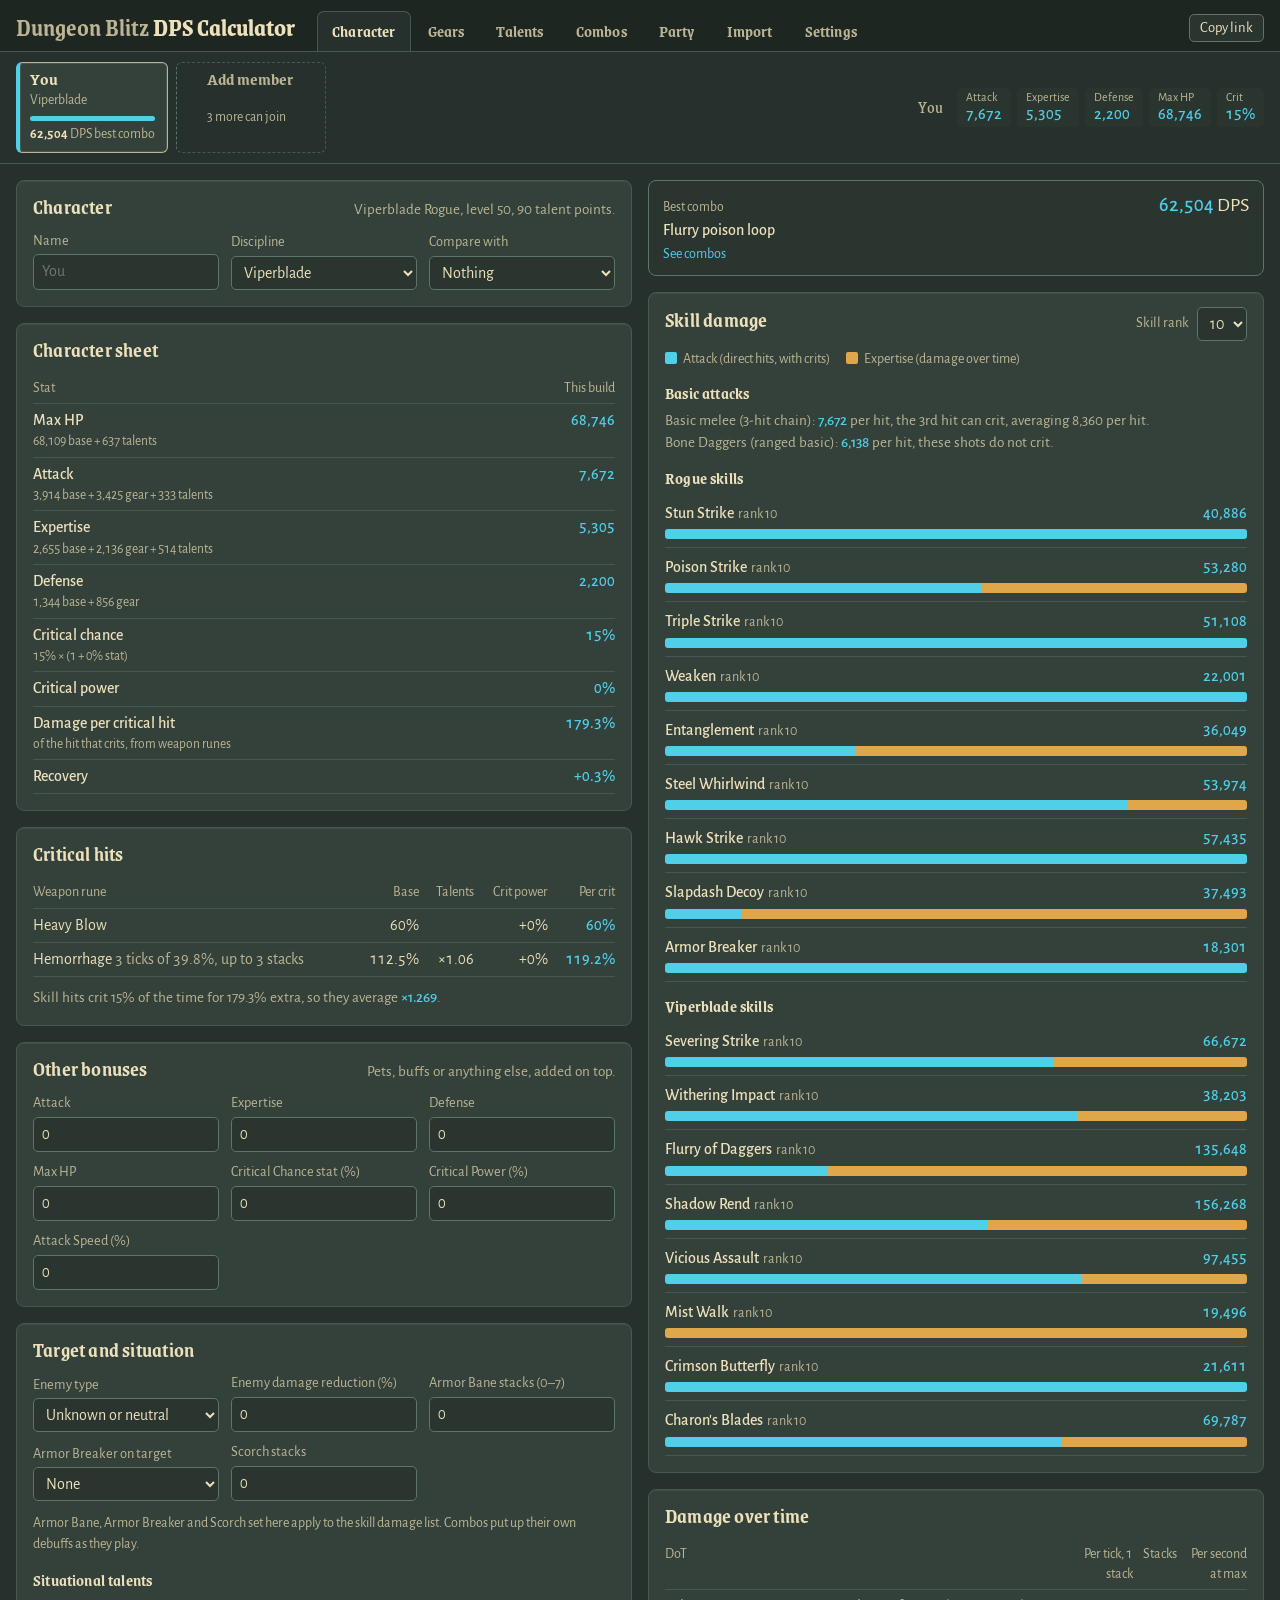
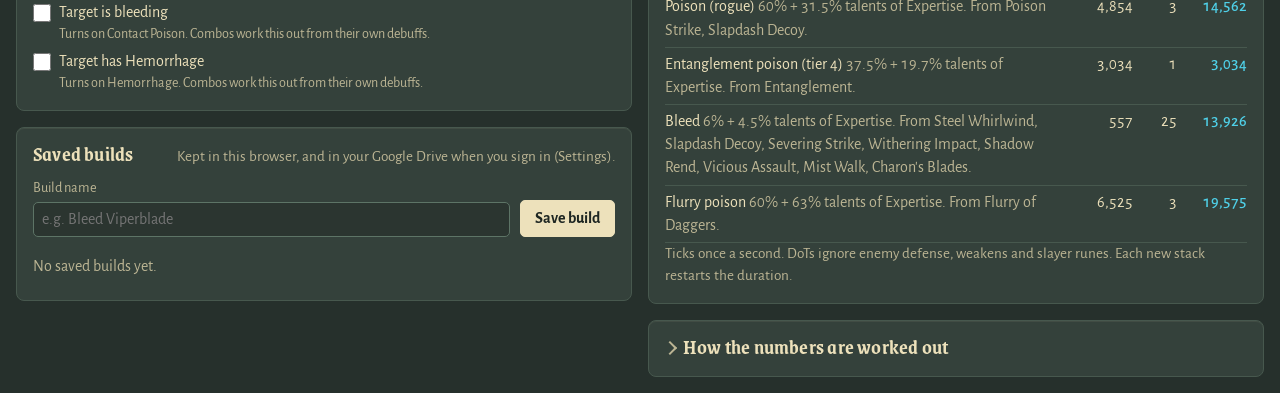
<file: index.html>
<!DOCTYPE html>
<html lang="en">
<head>
	<meta charset="utf-8">
	<meta name="viewport" content="width=device-width, initial-scale=1, viewport-fit=cover">
	<title>Dungeon Blitz DPS Calculator</title>
	<meta name="description" content="Dungeon Blitz DPS Calculator: plan level 50 builds with talents, gear, runes and charms, import your gear and your damage meter runs from the game, and work out solo and party combo DPS.">
	<link rel="shortcut icon" href="favicon.ico">
	<link rel="preconnect" href="https://fonts.googleapis.com">
	<link rel="preconnect" href="https://fonts.gstatic.com" crossorigin>
	<link rel="stylesheet" href="https://fonts.googleapis.com/css2?family=Alegreya+Sans:ital,wght@0,400;0,500;0,700;1,400&family=Grenze:wght@600;700&display=swap">
	<link rel="stylesheet" href="app/app.css?v=8">
	<script>
		// Pop-out combo window: style it before first paint.
		if (/[?&]view=combos(&|$)/.test(location.search)) document.documentElement.className += " popout";
	</script>
	<script src="talents/js/talent-data.js?v=61"></script>
	<script src="talents/js/mage-data.js?v=3"></script>
	<script src="talents/js/viperblade-data.js?v=3"></script>
	<script src="talents/js/soulthief-data.js?v=3"></script>
	<script src="talents/js/sentinel-data.js?v=2"></script>
	<script src="talents/js/justicar-data.js?v=2"></script>
	<script src="talents/js/templar-data.js?v=2"></script>
	<script src="app/data/game-data.js?v=4"></script>
	<script src="app/combos.js?v=2"></script>
	<script src="app/engine.js?v=10"></script>
	<script src="app/library.js?v=4"></script>
	<script src="app/meter.js?v=2"></script>
	<script src="app/drive.js?v=2" defer></script>
	<script src="app/app.js?v=10" defer></script>
</head>
<body>
	<header class="appbar">
		<div class="appbar-inner">
			<a class="brand" href="./"><span class="brand-game">Dungeon Blitz</span> DPS Calculator</a>
			<nav class="tabbar" role="tablist" aria-label="Sections">
				<button type="button" role="tab" id="tab-character" aria-controls="panel-character" data-tab="character">Character</button>
				<button type="button" role="tab" id="tab-gears" aria-controls="panel-gears" data-tab="gears">Gears</button>
				<button type="button" role="tab" id="tab-talents" aria-controls="panel-talents" data-tab="talents">Talents</button>
				<button type="button" role="tab" id="tab-combos" aria-controls="panel-combos" data-tab="combos">Combos</button>
				<button type="button" role="tab" id="tab-party" aria-controls="panel-party" data-tab="party">Party</button>
				<button type="button" role="tab" id="tab-import" aria-controls="panel-import" data-tab="import">Import</button>
				<button type="button" role="tab" id="tab-settings" aria-controls="panel-settings" data-tab="settings">Settings</button>
			</nav>
			<div class="appbar-tools">
				<button type="button" class="sync-chip" id="sync-chip" hidden></button>
				<button type="button" class="btn btn-small" id="copy-link">Copy link</button>
				<a class="btn btn-small popout-only" id="full-link" href="./">Full calculator</a>
			</div>
		</div>
		<div class="partybar" id="partybar" aria-label="Party"></div>
		<span class="toast" id="toast" role="status" aria-live="polite"></span>
	</header>

	<main class="page">
		<!-- Character: who this is and what the numbers come to -->
		<section class="tabpanel" id="panel-character" role="tabpanel" aria-labelledby="tab-character">
			<div class="cols">
				<div class="col">
					<section class="panel char-head" aria-labelledby="char-title">
						<div class="panel-head">
							<h2 id="char-title">Character</h2>
							<p class="panel-note" id="sheet-sub"></p>
						</div>
						<div class="field-grid" id="char-fields"></div>
					</section>

					<section class="panel" aria-labelledby="stats-title">
						<div class="panel-head">
							<h2 id="stats-title">Character sheet</h2>
						</div>
						<table class="stat-table" id="stat-table"></table>
					</section>

					<section class="panel" aria-labelledby="crit-title">
						<div class="panel-head">
							<h2 id="crit-title">Critical hits</h2>
						</div>
						<div id="crit-body"></div>
					</section>

					<section class="panel" aria-labelledby="extra-title">
						<div class="panel-head">
							<h2 id="extra-title">Other bonuses</h2>
							<p class="panel-note">Pets, buffs or anything else, added on top.</p>
						</div>
						<div class="field-grid" id="extra-fields"></div>
					</section>

					<section class="panel" aria-labelledby="target-title">
						<div class="panel-head">
							<h2 id="target-title">Target and situation</h2>
						</div>
						<div class="field-grid" id="target-fields"></div>
						<p class="panel-note target-note">Armor Bane, Armor Breaker and Scorch set here apply to the skill damage list. Combos put up their own debuffs as they play.</p>
						<div class="situations" id="situations"></div>
					</section>

					<section class="panel" aria-labelledby="builds-title">
						<div class="panel-head">
							<h2 id="builds-title">Saved builds</h2>
							<p class="panel-note">Kept in this browser, and in your Google Drive when you sign in (Settings).</p>
						</div>
						<form class="save-form" id="save-form">
							<label class="field">
								<span class="field-label">Build name</span>
								<input type="text" id="save-name" maxlength="60" autocomplete="off" placeholder="e.g. Bleed Viperblade">
							</label>
							<button type="submit" class="btn btn-primary">Save build</button>
						</form>
						<ul class="build-list" id="build-list"></ul>
					</section>
				</div>

				<div class="col">
					<button type="button" class="best-combo" id="best-combo"></button>

					<section class="panel" aria-labelledby="skills-title">
						<div class="panel-head">
							<h2 id="skills-title">Skill damage</h2>
							<label class="field field-inline">
								<span class="field-label">Skill rank</span>
								<select id="skill-rank"></select>
							</label>
						</div>
						<div class="legend" aria-hidden="true">
							<span><i class="swatch swatch-direct"></i>Attack (direct hits, with crits)</span>
							<span><i class="swatch swatch-dot"></i>Expertise (damage over time)</span>
						</div>
						<div id="skills-body"></div>
					</section>

					<section class="panel" aria-labelledby="dots-title">
						<div class="panel-head">
							<h2 id="dots-title">Damage over time</h2>
						</div>
						<div id="dots-body"></div>
					</section>

					<section class="panel" aria-labelledby="method-title">
						<details class="disclosure">
							<summary><h2 id="method-title">How the numbers are worked out</h2></summary>
							<div class="method" id="method"></div>
						</details>
					</section>
				</div>
			</div>
		</section>

		<!-- Gears: what the character wears -->
		<section class="tabpanel" id="panel-gears" role="tabpanel" aria-labelledby="tab-gears" hidden>
			<section class="panel combo-check" id="gears-combo" aria-label="Imported combo with this gear"></section>
			<section class="panel" aria-labelledby="gear-title">
				<div class="panel-head">
					<h2 id="gear-title">Gear</h2>
					<div class="segmented" role="radiogroup" aria-label="How to enter gear Attack, Expertise and Defense">
						<button type="button" role="radio" data-gear-mode="pieces">From gear pieces</button>
						<button type="button" role="radio" data-gear-mode="totals">Enter totals</button>
					</div>
				</div>
				<p class="panel-note" id="gear-note"></p>
				<div class="gear-totals" id="gear-totals"></div>
				<div class="gear-grid" id="gear-grid"></div>
			</section>

			<div class="cols">
				<div class="col">
					<section class="panel" aria-labelledby="charms-title">
						<div class="panel-head">
							<h2 id="charms-title">Charms</h2>
							<p class="panel-note" id="charm-count"></p>
						</div>
						<div class="charm-list" id="charm-list"></div>
					</section>
				</div>
				<div class="col">
					<section class="panel inventory-panel" id="inventory-panel" aria-labelledby="inv-title">
						<div class="panel-head">
							<h2 id="inv-title">Scanned gear</h2>
							<div class="panel-tools" id="inv-tools"></div>
						</div>
						<div id="inventory-body"></div>
					</section>
				</div>
			</div>
		</section>

		<!-- Talents: the tree, and what it adds -->
		<section class="tabpanel" id="panel-talents" role="tabpanel" aria-labelledby="tab-talents" hidden>
			<section class="panel combo-check" id="talents-combo" aria-label="Imported combo with these talents"></section>
			<section class="panel talents-panel" aria-labelledby="talents-title">
				<div class="panel-head">
					<h2 id="talents-title">Talent tree</h2>
					<p class="panel-note">Socket talentstones here. Their bonuses flow into the character sheet and every combo.</p>
				</div>
				<div class="talents-frame-wrap">
					<iframe id="talents-frame" title="Talent calculator"></iframe>
				</div>
			</section>
			<div class="cols">
				<div class="col">
					<section class="panel" aria-labelledby="inflow-title">
						<div class="panel-head">
							<h2 id="inflow-title">What your talents add</h2>
							<p class="panel-note" id="inflow-sub"></p>
						</div>
						<div id="talent-inflow"></div>
					</section>
				</div>
				<div class="col">
					<section class="panel" aria-labelledby="talent-import-title">
						<div class="panel-head">
							<h2 id="talent-import-title">Bring in talents</h2>
						</div>
						<div id="talent-import"></div>
					</section>
					<section class="panel" aria-labelledby="talent-fx-title">
						<div class="panel-head">
							<h2 id="talent-fx-title">Talentstones socketed</h2>
						</div>
						<div id="talent-fx"></div>
					</section>
				</div>
			</div>
		</section>

		<!-- Combos: one character's loop, or the whole party at once -->
		<section class="tabpanel" id="panel-combos" role="tabpanel" aria-labelledby="tab-combos" hidden>
			<div class="combos-bar">
				<div class="segmented combo-scope" role="radiogroup" aria-label="Whose combo">
					<button type="button" role="radio" data-combo-scope="character">Character</button>
					<button type="button" role="radio" data-combo-scope="party">Party</button>
					<button type="button" role="radio" data-combo-scope="meter">DPS meter</button>
				</div>
				<div class="combos-bar-tools" id="combos-tools"></div>
			</div>

			<div id="combos-character">
				<section class="panel combo-window" aria-labelledby="combo-title">
					<div class="panel-head">
						<h2 id="combo-title">Combo DPS</h2>
					</div>
					<p class="panel-note" id="combo-intro"></p>
					<div class="combo-list" id="combo-list" role="radiogroup" aria-label="Combos"></div>
					<div class="combo-detail" id="combo-detail"></div>
				</section>

				<section class="panel" aria-labelledby="builder-title">
					<div class="panel-head">
						<h2 id="builder-title">Build your combo</h2>
						<p class="panel-note">Click skills in the order you cast them. It shows up in the list above as “Your combo”.</p>
					</div>
					<div id="combo-builder"></div>
				</section>
			</div>

			<div id="combos-meter" hidden>
				<section class="panel meter-panel" id="meter-panel" aria-labelledby="runs-title">
					<div class="panel-head">
						<h2 id="runs-title">Runs from the DPS meter</h2>
						<div class="panel-tools" id="runs-tools"></div>
					</div>
					<p class="panel-note">Fights exported from DB DPS Launcher. For each one the calculator finds the 5, 10 and 20 seconds of casting that did the most damage. Every hit and DoT tick counts for the cast that caused it, as the meter counts them, so a DoT's later ticks stay with the cast that put it up.</p>
					<div id="runs-body"></div>
					<input type="file" id="meter-file" accept=".json,application/json" multiple hidden>
				</section>
				<section class="panel combo-window" id="window-panel" aria-labelledby="window-title" hidden>
					<div class="panel-head">
						<div>
							<h2 id="window-title">Best rotation</h2>
							<p class="panel-note" id="window-sub"></p>
						</div>
						<div class="panel-tools" id="window-tools"></div>
					</div>
					<div id="window-body"></div>
				</section>
			</div>

			<div id="combos-party" hidden>
				<section class="panel combo-window" aria-labelledby="party-dps-title">
					<div class="panel-head">
						<h2 id="party-dps-title">Party DPS</h2>
						<p class="panel-note" id="party-dps-sub"></p>
					</div>
					<div id="party-summary"></div>
				</section>
				<section class="panel" aria-labelledby="lanes-title">
					<div class="panel-head">
						<h2 id="lanes-title">Everyone's combo</h2>
						<p class="panel-note">Each member loops their own combo against the same target. Debuffs anyone puts on it raise everyone's damage.</p>
					</div>
					<div id="party-lanes"></div>
				</section>
			</div>
		</section>

		<!-- Party: you and up to three others -->
		<section class="tabpanel" id="panel-party" role="tabpanel" aria-labelledby="tab-party" hidden>
			<section class="panel" aria-labelledby="members-title">
				<div class="panel-head">
					<h2 id="members-title">Party members</h2>
					<p class="panel-note">You and up to three others. Pick a member in the bar at the top to edit their character, gear and talents.</p>
				</div>
				<div class="member-grid" id="party-members"></div>
			</section>
			<div class="cols">
				<div class="col">
					<section class="panel" aria-labelledby="add-title">
						<div class="panel-head">
							<h2 id="add-title">Add a member</h2>
						</div>
						<div id="party-add"></div>
					</section>
				</div>
				<div class="col">
					<section class="panel" aria-labelledby="enemy-title">
						<div class="panel-head">
							<h2 id="enemy-title">The party's target</h2>
						</div>
						<div class="field-grid" id="party-enemy"></div>
					</section>
					<section class="panel" aria-labelledby="synergy-title">
						<div class="panel-head">
							<h2 id="synergy-title">What each member brings</h2>
						</div>
						<div id="party-synergy"></div>
					</section>
				</div>
			</div>
		</section>

		<!-- Import: up to four scans from the game -->
		<section class="tabpanel" id="panel-import" role="tabpanel" aria-labelledby="tab-import" hidden>
			<section class="panel" aria-labelledby="loads-title">
				<div class="panel-head">
					<h2 id="loads-title">Loads</h2>
					<div class="panel-tools" id="loads-tools"></div>
				</div>
				<p class="panel-note" id="loads-note"></p>
				<div class="load-grid" id="loads"></div>
				<div id="loads-extra"></div>
				<input type="file" id="load-file" accept=".json,application/json" hidden>
			</section>
		</section>

		<!-- Settings: account, backups, this browser -->
		<section class="tabpanel" id="panel-settings" role="tabpanel" aria-labelledby="tab-settings" hidden>
			<div class="cols">
				<div class="col">
					<section class="panel" aria-labelledby="drive-title">
						<div class="panel-head">
							<h2 id="drive-title">Google Drive</h2>
						</div>
						<div id="drive-settings"></div>
					</section>
				</div>
				<div class="col">
					<section class="panel" aria-labelledby="file-title">
						<div class="panel-head">
							<h2 id="file-title">Backup file</h2>
						</div>
						<div id="file-settings"></div>
						<input type="file" id="backup-file" accept=".json,application/json" hidden>
					</section>
					<section class="panel" aria-labelledby="browser-title">
						<div class="panel-head">
							<h2 id="browser-title">This browser</h2>
						</div>
						<div id="browser-settings"></div>
					</section>
				</div>
			</div>
		</section>
	</main>
</body>
</html>
</file>
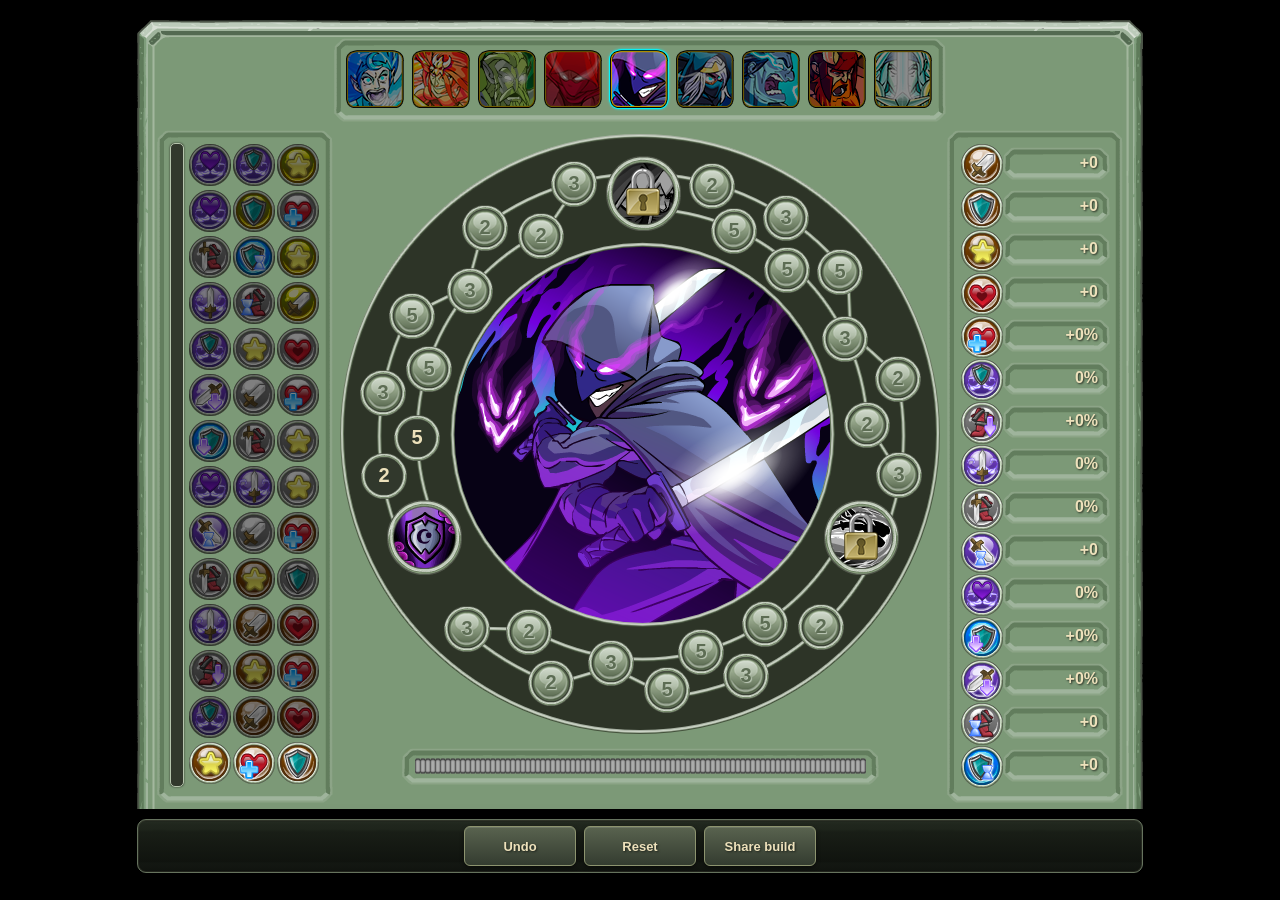
<file: talents/index.html>
<!DOCTYPE html>
<html lang="en_US">
<head>
	<meta http-equiv="Content-Type" content="text/html; charset=utf-8">
	<meta name="viewport" content="width=device-width, initial-scale=1, viewport-fit=cover">
	<title>Dungeon Blitz Talent Calculator</title>
	<link rel="stylesheet" href="main.css?v=54" type="text/css">
	<link rel="stylesheet" href="responsive.css?v=1" type="text/css">
	<link rel="shortcut icon" href="favicon.ico">
	<script type="text/javascript">
		var json_version = 54;
	</script>
	<script src="js/jquery-1.10.2.min.js"></script>
	<script src="js/talent-data.js?v=61"></script>
	<script src="js/mage-data.js?v=3"></script>
	<script src="js/viperblade-data.js?v=3"></script>
	<script src="js/soulthief-data.js?v=3"></script>
	<script src="js/sentinel-data.js?v=2"></script>
	<script src="js/justicar-data.js?v=2"></script>
	<script src="js/templar-data.js?v=2"></script>
	<script src="js/talentcalc.js?v=59"></script>
	<script src="js/all-disciplines.js?v=4"></script>
	<script src="js/responsive.js?v=1" defer></script>
	<script src="js/embed.js?v=2"></script>
</head>
<body>
	<div class="calculator-stage" id="calculator_stage">
		<div class="calculator-shell" id="calculator_shell">
			<div class="content-header">
				<div class="header">
					<div class="dsc-nav">
						<div class="dsc-select dsc1" dsc_id="0"><div class="dsc-tip">Mage<br>Frostbringer</div></div>
						<div class="dsc-select dsc2" dsc_id="1"><div class="dsc-tip">Mage<br>Flameseer</div></div>
						<div class="dsc-select dsc3" dsc_id="2"><div class="dsc-tip">Mage<br>Necromancer</div></div>
						<div class="dsc-select dsc4 default" dsc_id="3"><div class="dsc-tip">Rogue<br>Viperblade</div></div>
						<div class="dsc-select dsc5" dsc_id="4"><div class="dsc-tip">Rogue<br>Shadowstalker</div></div>
						<div class="dsc-select dsc6" dsc_id="5"><div class="dsc-tip">Rogue<br>Soulthief</div></div>
						<div class="dsc-select dsc7" dsc_id="6"><div class="dsc-tip">Paladin<br>Sentinel</div></div>
						<div class="dsc-select dsc8" dsc_id="7"><div class="dsc-tip">Paladin<br>Justicar</div></div>
						<div class="dsc-select dsc9" dsc_id="8"><div class="dsc-tip">Paladin<br>Templar</div></div>
					</div>
				</div>
			</div>

			<div class="loading-holder"><div class="loading">Loading...</div></div>

			<div class="content-body">
				<div class="tree-content">
					<div class="panel-left">
						<div class="tree-panel-left">
							<div class="talent-exp-holder">
								<div class="talent-exp"></div>
							</div>
							<div class="talent-select-wrap"></div>
						</div>
					</div>

					<div class="panel-right">
						<div class="tree-panel-right"></div>
					</div>

					<div class="talent-tree-wrap">
						<div class="discipline"></div>
						<div class="talent-tree"></div>
					</div>

					<div class="talent-points-holder">
						<div class="talent-points-wrap">
							<div class="talent-points">
								<div class="talent-points-inactive">
									<div class="talent-points-trained"></div>
								</div>
							</div>
						</div>
					</div>
				</div>
			</div>
		</div>
	</div>

	<div class="calculator-actions" role="toolbar" aria-label="Build actions">
		<div class="calculator-actions-inner">
			<button type="button" class="calculator-action" id="undo_button">Undo</button>
			<button type="button" class="calculator-action" id="reset_button">Reset</button>
			<a class="calculator-action" href="#" id="link_button" role="button">Share build</a>
			<span class="share-status" id="share_status" aria-live="polite"></span>
		</div>
	</div>

	<div class="talent-tree-tip hidden"></div>
</body>
</html>
</file>
<file: app/app.css>
/* Dungeon Blitz DPS Calculator
   Palette from the game's own UI: mossy stone panels, parchment tooltip text,
   rune-cyan values. Pale cyan marks crit damage, amber marks Expertise-driven
   damage (DoTs), violet marks debuffs on the target, rose marks losses. */
:root {
	--slate: #26302c;
	--slate-deep: #1e2622;
	--stone: #34413b;
	--stone-inset: #2b3530;
	--moss: #5d7466;
	--moss-soft: #47584e;
	--parchment: #ede1bb;
	--parchment-dim: #bcb594;
	--rune: #4fd0e8;
	--amber: #e0a64a;
	--rose: #e5646a;
	--rune-pale: #a9e9f4;
	--violet: #a990e0;
	/* One colour per party member: frames, lanes, damage bars. */
	--m0: #4fd0e8;
	--m1: #9ad96b;
	--m2: #f28fb5;
	--m3: #8ea2ff;
	--m: var(--m0);
	--radius-panel: 8px;
	--radius-control: 5px;
	--font-display: "Grenze", "Palatino Linotype", Georgia, serif;
	--font-body: "Alegreya Sans", "Segoe UI", system-ui, sans-serif;
}

* { box-sizing: border-box; }

html { -webkit-text-size-adjust: 100%; }

body {
	margin: 0;
	background: var(--slate);
	color: var(--parchment);
	font-family: var(--font-body);
	font-size: 16px;
	line-height: 1.45;
}

h1, h2, h3 {
	font-family: var(--font-display);
	font-weight: 600;
	margin: 0;
	letter-spacing: 0.01em;
}

h2 { font-size: 1.3rem; line-height: 1.2; }
h3 { font-size: 1.05rem; }

p { margin: 0; }

a { color: var(--rune); }

button, input, select { font: inherit; color: inherit; }

:focus-visible {
	outline: 2px solid var(--rune);
	outline-offset: 2px;
}

/* ---------- app bar: brand, sections ---------- */
.appbar {
	background: var(--slate-deep);
	border-bottom: 1px solid var(--moss-soft);
	position: relative;
}

.appbar-inner {
	max-width: 1320px;
	margin: 0 auto;
	padding: 10px 16px 0;
	display: flex;
	flex-wrap: wrap;
	align-items: flex-end;
	gap: 6px 22px;
}

.brand {
	font-family: var(--font-display);
	font-size: 1.55rem;
	font-weight: 700;
	line-height: 1.1;
	color: var(--parchment);
	text-decoration: none;
	padding-bottom: 10px;
}

.brand-game { color: var(--parchment-dim); font-weight: 600; }

/* The sections read like the stone tabs of the game's inventory window. */
.tabbar {
	display: flex;
	gap: 2px;
	margin-right: auto;
	overflow-x: auto;
	scrollbar-width: none;
	max-width: 100%;
}
.tabbar::-webkit-scrollbar { display: none; }

.tabbar [role=tab] {
	font-family: var(--font-display);
	font-size: 1.08rem;
	font-weight: 600;
	letter-spacing: 0.01em;
	color: var(--parchment-dim);
	background: transparent;
	border: 1px solid transparent;
	border-bottom: 0;
	border-radius: 7px 7px 0 0;
	padding: 7px 14px 8px;
	cursor: pointer;
	white-space: nowrap;
	position: relative;
	top: 1px;
}
.tabbar [role=tab]:hover { color: var(--parchment); }
.tabbar [role=tab][aria-selected="true"] {
	color: var(--parchment);
	background: var(--slate);
	border-color: var(--moss-soft);
}

.appbar-tools {
	display: flex;
	flex-wrap: wrap;
	align-items: center;
	gap: 8px 10px;
	padding-bottom: 9px;
}

.sync-chip {
	display: inline-flex;
	align-items: center;
	gap: 7px;
	background: var(--stone-inset);
	border: 1px solid var(--moss-soft);
	border-radius: 999px;
	padding: 3px 11px;
	font-size: 0.9rem;
	color: var(--parchment-dim);
	cursor: pointer;
}
.sync-chip[hidden] { display: none; }
.sync-dot { width: 8px; height: 8px; border-radius: 50%; background: var(--moss); }
.sync-chip.cloud-synced .sync-dot { background: #6fd39a; }
.sync-chip.cloud-syncing .sync-dot, .sync-chip.cloud-connecting .sync-dot { background: var(--amber); }
.sync-chip.cloud-expired .sync-dot, .sync-chip.cloud-error .sync-dot { background: var(--rose); }

.toast {
	position: fixed;
	left: 50%;
	bottom: 18px;
	transform: translateX(-50%);
	z-index: 30;
	max-width: min(560px, calc(100vw - 32px));
	background: var(--slate-deep);
	border: 1px solid var(--rune);
	color: var(--parchment);
	border-radius: 8px;
	padding: 8px 14px;
	font-size: 0.95rem;
	box-shadow: 0 6px 24px rgba(0, 0, 0, 0.35);
	opacity: 0;
	pointer-events: none;
	transition: opacity 0.2s;
}
.toast.on { opacity: 1; }

/* ---------- party bar: the game's party frames ---------- */
.m0 { --m: var(--m0); }
.m1 { --m: var(--m1); }
.m2 { --m: var(--m2); }
.m3 { --m: var(--m3); }

.partybar {
	background: var(--slate);
	border-top: 1px solid var(--moss-soft);
	display: flex;
	flex-wrap: wrap;
	justify-content: space-between;
	align-items: center;
	gap: 10px 20px;
	padding: 10px max(16px, calc((100vw - 1320px) / 2 + 16px));
}

.frames {
	display: flex;
	flex-wrap: wrap;
	gap: 8px;
}

.frame {
	display: grid;
	grid-template-columns: auto;
	gap: 1px;
	min-width: 150px;
	text-align: left;
	background: var(--stone-inset);
	border: 1px solid var(--moss-soft);
	border-left: 4px solid var(--m);
	border-radius: 6px;
	padding: 6px 12px 7px 10px;
	cursor: pointer;
	color: var(--parchment);
}
.frame:hover { border-color: var(--moss); border-left-color: var(--m); }
.frame.on {
	background: var(--stone);
	border-color: var(--parchment-dim);
	border-left-color: var(--m);
	box-shadow: inset 0 0 0 1px rgba(237, 225, 187, 0.12);
}
.frame-name { font-family: var(--font-display); font-size: 1.12rem; font-weight: 600; line-height: 1.15; }
.frame-disc { font-size: 0.86rem; color: var(--parchment-dim); }
.frame-bar {
	display: block;
	height: 5px;
	margin: 4px 0 3px;
	background: rgba(0, 0, 0, 0.35);
	border-radius: 3px;
	overflow: hidden;
}
.frame-bar i { display: block; height: 100%; background: var(--m); }
.frame-dps { font-size: 0.86rem; color: var(--parchment-dim); }
.frame-dps b { color: var(--parchment); font-weight: 600; font-variant-numeric: tabular-nums; }
.frame-add {
	border-style: dashed;
	border-left: 1px dashed var(--moss);
	background: transparent;
	justify-content: center;
}
.frame-add .frame-name { color: var(--parchment-dim); }

.quick {
	display: flex;
	flex-wrap: wrap;
	align-items: center;
	gap: 6px 14px;
}
.quick-who { font-family: var(--font-display); font-size: 1.05rem; color: var(--parchment-dim); }

.stat-pills {
	display: flex;
	flex-wrap: wrap;
	gap: 6px;
	margin: 0;
}
.stat-pills div {
	background: var(--stone-inset);
	border-radius: 5px;
	padding: 3px 9px 4px;
	line-height: 1.15;
}
.stat-pills dt { font-size: 0.75rem; color: var(--parchment-dim); }
.stat-pills dd { margin: 0; font-variant-numeric: tabular-nums; color: var(--rune); font-weight: 500; }

/* ---------- layout ---------- */
.page {
	max-width: 1320px;
	margin: 0 auto;
	padding: 16px;
}

.tabpanel { display: grid; grid-template-columns: minmax(0, 1fr); gap: 16px; }
.tabpanel[hidden] { display: none; }

.cols {
	display: grid;
	grid-template-columns: minmax(0, 1fr) minmax(0, 1fr);
	gap: 16px;
	align-items: start;
}
.col { display: grid; grid-template-columns: minmax(0, 1fr); gap: 16px; min-width: 0; }

/* ---------- panels ---------- */
.panel {
	background: var(--stone);
	border: 1px solid var(--moss-soft);
	border-radius: var(--radius-panel);
	box-shadow: inset 0 1px 0 rgba(237, 225, 187, 0.07);
	padding: 14px 16px 16px;
	min-width: 0;
}

.panel-head {
	display: flex;
	flex-wrap: wrap;
	align-items: baseline;
	justify-content: space-between;
	gap: 6px 16px;
	margin-bottom: 10px;
}

.panel-note {
	color: var(--parchment-dim);
	font-size: 0.95rem;
}

.panel > .panel-note { margin: -4px 0 12px; }

/* ---------- talents ---------- */
.talents-panel { padding-bottom: 10px; }

.talents-frame-wrap {
	max-width: 1006px;
	margin: 0 auto;
}

#talents-frame {
	display: block;
	width: 100%;
	height: 760px;
	border: 0;
	border-radius: 6px;
	background: #000;
}

/* ---------- controls ---------- */
.field {
	display: flex;
	flex-direction: column;
	gap: 3px;
	min-width: 0;
}

.field-inline {
	flex-direction: row;
	align-items: center;
	gap: 8px;
}

.field-inline select { min-width: 0; flex: 0 1 auto; }

.field-label {
	color: var(--parchment-dim);
	font-size: 0.9rem;
}

select, input[type="number"], input[type="text"] {
	background: var(--stone-inset);
	border: 1px solid var(--moss);
	border-radius: var(--radius-control);
	padding: 5px 8px;
	min-height: 34px;
	min-width: 0;
	max-width: 100%;
}

select { padding-right: 6px; }

select:disabled, input:disabled { opacity: 0.5; }

input[type="number"] {
	font-variant-numeric: tabular-nums;
	width: 100%;
}

.btn {
	background: var(--stone-inset);
	border: 1px solid var(--moss);
	border-radius: var(--radius-control);
	padding: 6px 14px;
	min-height: 34px;
	cursor: pointer;
}

.btn:hover { border-color: var(--parchment-dim); }
.btn:disabled { opacity: 0.5; cursor: default; }
.btn:disabled:hover { border-color: var(--moss); }
a.btn { display: inline-flex; align-items: center; color: var(--parchment); text-decoration: none; }

.btn-primary {
	background: var(--parchment);
	border-color: var(--parchment);
	color: var(--slate-deep);
	font-weight: 700;
}

.btn-primary:hover { background: #fff3cf; }
.btn-primary:disabled:hover { background: var(--parchment); border-color: var(--parchment); }

.btn-small {
	min-height: 28px;
	padding: 2px 10px;
	font-size: 0.92rem;
}

.segmented {
	display: inline-flex;
	border: 1px solid var(--moss);
	border-radius: var(--radius-control);
	overflow: hidden;
}

.segmented button {
	background: var(--stone-inset);
	border: 0;
	padding: 5px 12px;
	cursor: pointer;
	color: var(--parchment-dim);
}

.segmented button + button { border-left: 1px solid var(--moss); }

.segmented button[aria-checked="true"] {
	background: var(--moss);
	color: var(--parchment);
}

.field-grid {
	display: grid;
	grid-template-columns: repeat(auto-fill, minmax(150px, 1fr));
	gap: 10px 12px;
	align-items: end;
}

/* ---------- gear ---------- */
.gear-totals {
	display: grid;
	grid-template-columns: repeat(3, minmax(0, 1fr));
	gap: 10px 12px;
	margin-bottom: 14px;
}

.gear-totals[hidden] { display: none; }

.gear-grid {
	display: grid;
	grid-template-columns: repeat(auto-fill, minmax(min(100%, 360px), 1fr));
	gap: 12px;
}

.slot {
	background: var(--stone-inset);
	border: 1px solid var(--moss-soft);
	border-radius: 6px;
	padding: 10px 12px 12px;
	display: grid;
	gap: 8px;
	min-width: 0;
}

.slot-head {
	display: flex;
	align-items: baseline;
	justify-content: space-between;
	gap: 8px;
	flex-wrap: wrap;
}

.slot-name {
	font-family: var(--font-display);
	font-size: 1.1rem;
}

.slot-stats {
	font-variant-numeric: tabular-nums;
	color: var(--parchment-dim);
	font-size: 0.92rem;
}

.slot-stats b { color: var(--rune); font-weight: 500; }
.slot-stats.scanned b { color: var(--rune-pale); }

/* A piece equipped from a scan: its name and the stats the game showed. */
.slot.has-scan { border-color: rgba(79, 208, 232, 0.45); }
.slot-item {
	display: flex;
	flex-wrap: wrap;
	align-items: baseline;
	gap: 2px 10px;
	margin-top: -4px;
	font-size: 0.92rem;
	min-width: 0;
}
.slot-item-name { font-weight: 700; overflow-wrap: anywhere; }
.slot-item-note { color: var(--parchment-dim); font-size: 0.85rem; }

.link-btn {
	background: none;
	border: 0;
	padding: 0;
	font: inherit;
	font-size: 0.85rem;
	color: var(--rune);
	text-decoration: underline;
	text-underline-offset: 2px;
	cursor: pointer;
}
.link-btn:hover { color: var(--rune-pale); }

.slot-fields {
	display: grid;
	grid-template-columns: repeat(2, minmax(0, 1fr));
	gap: 8px 10px;
}

.slot-fields select { width: 100%; }

/* ---------- charms ---------- */
.charm-list {
	display: grid;
	grid-template-columns: repeat(auto-fill, minmax(230px, 1fr));
	gap: 8px 14px;
}

.charm {
	display: grid;
	grid-template-columns: minmax(0, 1fr) auto;
	align-items: center;
	gap: 4px 10px;
	padding: 6px 0;
	border-bottom: 1px solid var(--moss-soft);
}

.charm-name { font-weight: 500; }

.charm-value {
	grid-column: 1;
	color: var(--parchment-dim);
	font-size: 0.9rem;
}

.stepper {
	grid-column: 2;
	grid-row: 1 / span 2;
	display: inline-flex;
	align-items: center;
	border: 1px solid var(--moss);
	border-radius: var(--radius-control);
	overflow: hidden;
}

.stepper button {
	width: 30px;
	min-height: 32px;
	background: var(--stone-inset);
	border: 0;
	cursor: pointer;
	font-size: 1.1rem;
	line-height: 1;
}

.stepper input {
	width: 44px;
	border: 0;
	border-left: 1px solid var(--moss);
	border-right: 1px solid var(--moss);
	border-radius: 0;
	text-align: center;
	min-height: 32px;
	padding: 2px;
	-moz-appearance: textfield;
}

.stepper input::-webkit-outer-spin-button,
.stepper input::-webkit-inner-spin-button { -webkit-appearance: none; margin: 0; }

.charm-count.over { color: var(--rose); }

/* ---------- situations ---------- */
.situations {
	margin-top: 14px;
	display: grid;
	gap: 6px;
}

.situations h3 { margin-bottom: 2px; }

.check {
	display: flex;
	align-items: flex-start;
	gap: 8px;
	cursor: pointer;
}

.check input {
	width: 18px;
	height: 18px;
	margin: 3px 0 0;
	accent-color: var(--rune);
}

.check small { color: var(--parchment-dim); display: block; font-size: 0.88rem; }

/* ---------- saved builds ---------- */
.save-form {
	display: flex;
	gap: 10px;
	align-items: flex-end;
	flex-wrap: wrap;
}

.save-form .field { flex: 1 1 220px; }

.build-list {
	list-style: none;
	margin: 12px 0 0;
	padding: 0;
	display: grid;
	gap: 6px;
}

.build-list li {
	display: flex;
	align-items: center;
	gap: 8px;
	flex-wrap: wrap;
	padding: 6px 0;
	border-top: 1px solid var(--moss-soft);
}

.build-list .build-name { margin-right: auto; font-weight: 500; }
.build-list .build-meta { color: var(--parchment-dim); font-size: 0.88rem; width: 100%; }
.build-list .empty { color: var(--parchment-dim); border: 0; }

/* ---------- character sheet ---------- */
.stat-table, .data-table {
	width: 100%;
	border-collapse: collapse;
	font-variant-numeric: tabular-nums;
}

.stat-table th, .stat-table td, .data-table th, .data-table td {
	padding: 5px 0;
	border-bottom: 1px solid var(--moss-soft);
	vertical-align: top;
	text-align: right;
}

.stat-table th:first-child, .data-table th:first-child,
.stat-table td:first-child, .data-table td:first-child {
	text-align: left;
	padding-right: 10px;
}

.data-table th + th, .data-table td + td { padding-left: 10px; }

.stat-table thead th, .data-table thead th {
	color: var(--parchment-dim);
	font-weight: 400;
	font-size: 0.88rem;
}

.stat-table tbody th { font-weight: 500; }

.stat-table .how {
	display: block;
	font-weight: 400;
	color: var(--parchment-dim);
	font-size: 0.84rem;
}

.value { color: var(--rune); font-weight: 500; }
.dim { color: var(--parchment-dim); }
.up { color: var(--rune); }
.down { color: var(--rose); }
.delta { font-size: 0.85rem; display: block; }

.group-title {
	font-family: var(--font-display);
	font-size: 1.05rem;
	margin: 12px 0 4px;
	color: var(--parchment);
}

/* ---------- skill damage ---------- */
.legend {
	display: flex;
	flex-wrap: wrap;
	gap: 4px 16px;
	color: var(--parchment-dim);
	font-size: 0.88rem;
	margin: -2px 0 6px;
}

.swatch {
	display: inline-block;
	width: 12px;
	height: 12px;
	border-radius: 2px;
	margin-right: 6px;
	vertical-align: -1px;
}

.swatch-direct { background: var(--rune); }
.swatch-crit { background: var(--rune-pale); }
.swatch-dot { background: var(--amber); }

.skill {
	border-bottom: 1px solid var(--moss-soft);
	padding: 8px 0;
}

.skill summary {
	list-style: none;
	cursor: pointer;
	display: grid;
	grid-template-columns: minmax(0, 1fr) auto;
	gap: 4px 12px;
	align-items: baseline;
}

.skill summary::-webkit-details-marker { display: none; }

.skill-name { font-weight: 500; }
.skill-name .rank { color: var(--parchment-dim); font-weight: 400; font-size: 0.88rem; margin-left: 4px; }

.skill-total {
	text-align: right;
	font-variant-numeric: tabular-nums;
}

.split {
	grid-column: 1 / -1;
	display: flex;
	height: 10px;
	border-radius: 3px;
	overflow: hidden;
	background: var(--stone-inset);
}

.split .seg-direct { background: var(--rune); }
.split .seg-dot { background: var(--amber); }

.split.utility { background: repeating-linear-gradient(135deg, var(--stone-inset) 0 6px, var(--moss-soft) 6px 8px); }

.skill-detail {
	margin-top: 8px;
	font-size: 0.92rem;
	color: var(--parchment-dim);
	display: grid;
	gap: 3px;
}

.skill-detail strong { color: var(--parchment); font-weight: 500; }

/* ---------- details ---------- */
.disclosure summary {
	cursor: pointer;
	list-style: none;
	display: flex;
	align-items: center;
	gap: 8px;
}

.disclosure summary::-webkit-details-marker { display: none; }

.disclosure summary::before {
	content: "";
	width: 8px;
	height: 8px;
	border-right: 2px solid var(--parchment-dim);
	border-bottom: 2px solid var(--parchment-dim);
	transform: rotate(-45deg);
	transition: transform 0.15s;
}

.disclosure[open] summary::before { transform: rotate(45deg); }
.disclosure[open] summary { margin-bottom: 10px; }

.fx-list {
	list-style: none;
	margin: 0;
	padding: 0;
	display: grid;
	gap: 4px;
	font-size: 0.94rem;
}

.fx-list li { display: flex; gap: 10px; justify-content: space-between; border-bottom: 1px solid var(--moss-soft); padding: 3px 0; }
.fx-list .fx-name { white-space: nowrap; }
.fx-list .fx-text { text-align: right; color: var(--parchment-dim); }
.fx-list .fx-text.on { color: var(--rune); }

.method {
	font-size: 0.94rem;
	color: var(--parchment-dim);
	display: grid;
	gap: 8px;
	max-width: 72ch;
}

.method strong { color: var(--parchment); font-weight: 500; }

.note-list { margin: 8px 0 0; padding-left: 18px; color: var(--parchment-dim); font-size: 0.92rem; }
.note-list.warn { color: var(--amber); }

.panel > .target-note { margin: 12px 0 0; font-size: 0.88rem; }

/* ---------- best combo (Character tab) ---------- */
.best-combo {
	display: grid;
	grid-template-columns: minmax(0, 1fr) auto;
	gap: 2px 12px;
	align-items: baseline;
	text-align: left;
	background: var(--stone-inset);
	border: 1px solid var(--moss);
	border-radius: var(--radius-panel);
	padding: 10px 14px;
	cursor: pointer;
}

.best-combo:hover { border-color: var(--parchment-dim); }
.best-combo[hidden] { display: none; }
.best-label { color: var(--parchment-dim); font-size: 0.85rem; grid-column: 1; }
.best-name { grid-column: 1; font-weight: 500; }
.best-dps { grid-column: 2; grid-row: 1 / span 2; font-size: 1.25rem; font-variant-numeric: tabular-nums; }
.best-go { grid-column: 1 / -1; color: var(--rune); font-size: 0.88rem; }

/* ---------- combo window ---------- */
.combo-window > .panel-note { margin: -4px 0 12px; }

.combo-list {
	display: grid;
	grid-template-columns: repeat(auto-fill, minmax(min(100%, 260px), 1fr));
	gap: 8px;
}

.combo-card {
	display: grid;
	gap: 4px;
	text-align: left;
	background: var(--stone-inset);
	border: 1px solid var(--moss-soft);
	border-radius: 6px;
	padding: 10px 12px;
	cursor: pointer;
	min-width: 0;
}

.combo-card:hover { border-color: var(--parchment-dim); }
.combo-card.on { border-color: var(--rune); box-shadow: inset 3px 0 0 var(--rune); }

.combo-name { font-weight: 700; display: flex; flex-wrap: wrap; gap: 6px; align-items: baseline; }
.combo-steps {
	color: var(--parchment-dim);
	font-size: 0.86rem;
	overflow-wrap: anywhere;
	display: -webkit-box;
	-webkit-box-orient: vertical;
	-webkit-line-clamp: 4;
	line-clamp: 4;
	overflow: hidden;
}
.combo-dps { font-variant-numeric: tabular-nums; }
.combo-dps .delta { display: inline; margin-left: 6px; }

.tag {
	font-family: var(--font-body);
	font-size: 0.8rem;
	font-weight: 500;
	line-height: 1.35;
	border: 1px solid var(--moss);
	border-radius: 999px;
	padding: 0 7px;
	color: var(--parchment-dim);
	margin-left: 6px;
}

.tag-best { border-color: var(--rune); color: var(--rune); }

.combo-detail { margin-top: 16px; }

.combo-head {
	display: flex;
	flex-wrap: wrap;
	align-items: flex-end;
	justify-content: space-between;
	gap: 10px 16px;
	border-top: 1px solid var(--moss-soft);
	padding-top: 14px;
}

.combo-big { display: grid; grid-template-columns: auto auto 1fr; align-items: baseline; gap: 0 6px; }
.big-num { font-family: var(--font-display); font-size: 2.3rem; line-height: 1; color: var(--rune); font-variant-numeric: tabular-nums; }
.big-unit { font-family: var(--font-display); font-size: 1.2rem; }
.combo-big .delta { display: inline; }
.big-sub { grid-column: 1 / -1; color: var(--parchment-dim); font-size: 0.88rem; margin-top: 4px; }

.combo-why { margin: 10px 0 4px; color: var(--parchment-dim); font-size: 0.95rem; }

.combo-window { container-type: inline-size; }

.combo-cols {
	display: grid;
	grid-template-columns: minmax(0, 1fr);
	gap: 8px 28px;
	align-items: start;
}

@container (min-width: 640px) {
	.combo-cols { grid-template-columns: repeat(2, minmax(0, 1fr)); }
	.combo-list { grid-template-columns: repeat(auto-fill, minmax(240px, 1fr)); }
}

.combo-block h3 { margin: 14px 0 6px; }

.dist-list, .uptime-list {
	list-style: none;
	margin: 0;
	padding: 0;
	display: grid;
	gap: 7px;
}

.dist-list li, .uptime-list li {
	display: grid;
	grid-template-columns: minmax(0, 1fr) auto;
	gap: 2px 10px;
	align-items: baseline;
	font-size: 0.94rem;
}

.dist-name small { color: var(--parchment-dim); font-size: 0.82rem; }
.dist-val { text-align: right; font-variant-numeric: tabular-nums; color: var(--parchment-dim); font-size: 0.88rem; white-space: nowrap; }
.dist-val .value { font-size: 0.94rem; }

.dist-bar, .up-bar {
	grid-column: 1 / -1;
	display: block;
	height: 9px;
	background: var(--stone-inset);
	border-radius: 3px;
	overflow: hidden;
}

.up-bar { height: 6px; }

.dist-fill { display: flex; height: 100%; }
.dist-fill i, .up-bar i { display: block; height: 100%; }
.seg-direct { background: var(--rune); }
.seg-crit { background: var(--rune-pale); }
.seg-dot { background: var(--amber); }
.seg-debuff { background: var(--violet); }

.combo-block .legend { margin: 8px 0 0; }
.combo-block .panel-note { margin-top: 8px; font-size: 0.9rem; }
.combo-block .block-note { margin: -2px 0 8px; font-size: 0.85rem; }

.combo-timeline { grid-column: 1 / -1; }

.timeline {
	list-style: none;
	margin: 0;
	padding: 0;
	display: grid;
	gap: 0;
	font-size: 0.94rem;
}

.timeline li {
	display: grid;
	grid-template-columns: 4.6em minmax(0, 1fr);
	gap: 0 10px;
	padding: 5px 0;
	border-bottom: 1px solid var(--moss-soft);
}

.tl-time { color: var(--parchment-dim); font-variant-numeric: tabular-nums; }
.tl-name { font-weight: 500; }
.tl-name small { color: var(--parchment-dim); font-weight: 400; }
.tl-fx { grid-column: 2; color: var(--violet); font-size: 0.88rem; }
.timeline .tl-basic .tl-name { font-weight: 400; color: var(--parchment-dim); }
.timeline .tl-master .tl-name { color: var(--rune); }

/* ---------- Combos tab: whose combo, and its settings ---------- */
.combos-bar {
	display: flex;
	flex-wrap: wrap;
	align-items: center;
	justify-content: space-between;
	gap: 10px 18px;
}

.combo-scope button {
	font-family: var(--font-display);
	font-size: 1.08rem;
	font-weight: 600;
	padding: 5px 22px 6px;
}

.combos-bar-tools {
	display: flex;
	flex-wrap: wrap;
	align-items: center;
	gap: 8px 12px;
}

.combos-bar-tools .field { flex-direction: row; align-items: center; gap: 8px; }

#combos-character, #combos-party, #combos-meter { display: grid; grid-template-columns: minmax(0, 1fr); gap: 16px; }
#combos-character[hidden], #combos-party[hidden], #combos-meter[hidden], #window-panel[hidden] { display: none; }

/* A saved combo: what the game measured, next to the simulation. */
.combo-measured { color: var(--rune-pale); font-size: 0.86rem; }

.measured {
	display: grid;
	gap: 6px;
	margin: 12px 0 4px;
	padding: 10px 14px 12px;
	background: var(--stone-inset);
	border: 1px solid var(--moss-soft);
	border-left: 3px solid var(--rune-pale);
	border-radius: 6px;
}

.measured .settings-actions { margin-top: 4px; }

/* ---------- combo builder: the cast order over a palette of skills ---------- */
.builder-row {
	display: flex;
	flex-wrap: wrap;
	align-items: center;
	gap: 6px 14px;
	margin-bottom: 12px;
}

.seq {
	list-style: none;
	margin: 0;
	padding: 8px 8px 8px 16px;
	display: flex;
	flex-wrap: wrap;
	gap: 6px 18px;
	min-height: 50px;
	background: var(--slate-deep);
	border: 1px solid var(--moss-soft);
	border-radius: 6px;
}

.seq-empty { color: var(--parchment-dim); padding: 5px 6px; }

.seq-chip {
	position: relative;
	display: inline-flex;
	align-items: center;
	gap: 6px;
	max-width: 100%;
	background: var(--stone);
	border: 1px solid var(--moss);
	border-radius: 5px;
	padding: 2px 2px 2px 7px;
	cursor: grab;
}

.seq-chip.master { border-color: var(--rune); }
.seq-chip.basic { border-style: dashed; }
.seq-chip.basic .seq-name { color: var(--parchment-dim); font-weight: 400; }
.seq-chip.dragging { opacity: 0.4; }
.seq-chip.drop { box-shadow: -4px 0 0 var(--rune); }

/* The cast order reads left to right, one chevron between steps. */
.seq-chip + .seq-chip::before {
	content: "›";
	position: absolute;
	left: -13px;
	color: var(--parchment-dim);
	pointer-events: none;
}

/* The hotbar key the skill sits on, drawn like a key cap. */
.seq-slot {
	min-width: 20px;
	text-align: center;
	font-size: 0.76rem;
	line-height: 1.5;
	border: 1px solid var(--moss);
	border-radius: 4px;
	color: var(--parchment-dim);
	padding: 0 4px;
}

.seq-chip.master .seq-slot { border-color: var(--rune); color: var(--rune); }

.seq-name {
	min-width: 0;
	font-weight: 500;
	white-space: nowrap;
	overflow: hidden;
	text-overflow: ellipsis;
}

.seq-tools { display: inline-flex; flex: none; }
.seq-tools .icon-btn { width: 22px; height: 24px; padding: 0; font-size: 0.95rem; }

.seq-sum { margin-top: 8px; font-size: 0.92rem; }

.palette { display: grid; gap: 10px; margin-top: 14px; }

.pal-row {
	display: grid;
	grid-template-columns: 5.5em minmax(0, 1fr);
	gap: 4px 10px;
	align-items: start;
}

.pal-label { color: var(--parchment-dim); font-size: 0.9rem; padding-top: 6px; }

.pal-chips { display: flex; flex-wrap: wrap; gap: 6px; }

.skill-chip {
	display: grid;
	text-align: left;
	min-width: 0;
	max-width: 100%;
	line-height: 1.25;
	background: var(--stone-inset);
	border: 1px solid var(--moss-soft);
	border-left: 3px solid var(--moss);
	border-radius: 5px;
	padding: 4px 10px 5px 8px;
	cursor: pointer;
}

.skill-chip:hover { border-color: var(--parchment-dim); }
.skill-chip.master { border-left-color: var(--rune); }
.chip-name { font-weight: 500; }

/* A dot after the name: this skill is already in the combo. */
.skill-chip.used .chip-name::after {
	content: "";
	display: inline-block;
	width: 6px;
	height: 6px;
	margin-left: 6px;
	border-radius: 50%;
	background: var(--rune);
	vertical-align: 2px;
}

.chip-meta { color: var(--parchment-dim); font-size: 0.8rem; font-variant-numeric: tabular-nums; }

.builder-tools {
	display: flex;
	flex-wrap: wrap;
	align-items: center;
	gap: 8px 10px;
	margin-top: 14px;
}

.builder-tools select { flex: 0 1 280px; }

.icon-btn {
	background: transparent;
	border: 1px solid transparent;
	border-radius: 4px;
	width: 30px;
	height: 28px;
	cursor: pointer;
	color: var(--parchment-dim);
	font-size: 1rem;
}

.icon-btn:hover:not(:disabled) { border-color: var(--moss); color: var(--parchment); }
.icon-btn:disabled { opacity: 0.35; cursor: default; }

/* ---------- party combos: one lane per member on a shared clock ---------- */
.member-swatch {
	display: inline-block;
	flex: none;
	width: 10px;
	height: 10px;
	border-radius: 2px;
	background: var(--m);
}

.seg-m0 { background: var(--m0); }
.seg-m1 { background: var(--m1); }
.seg-m2 { background: var(--m2); }
.seg-m3 { background: var(--m3); }

.opt-result {
	display: grid;
	grid-template-columns: minmax(0, 1fr);
	justify-items: start;
	gap: 8px;
	margin-top: 14px;
	padding: 10px 14px 12px;
	background: var(--stone-inset);
	border: 1px solid var(--rune);
	border-radius: 6px;
}

.opt-result .note-list { list-style: none; padding: 0; margin: 0; color: var(--parchment); }

.lane {
	display: grid;
	grid-template-columns: minmax(0, 1fr);
	gap: 8px;
	padding: 12px 0;
	border-bottom: 1px solid var(--moss-soft);
}

.lane:first-child { padding-top: 0; }
.lane > .panel-note { font-size: 0.9rem; }

.lane-head {
	display: flex;
	flex-wrap: wrap;
	align-items: center;
	gap: 8px 14px;
}

.lane-who {
	display: inline-flex;
	align-items: baseline;
	gap: 7px;
	min-width: 11em;
	background: none;
	border: 0;
	padding: 0;
	text-align: left;
	cursor: pointer;
}

.lane-who b { font-family: var(--font-display); font-size: 1.15rem; font-weight: 600; }
.lane-who small { color: var(--parchment-dim); font-size: 0.88rem; }
.lane-who:hover b { text-decoration: underline; text-underline-offset: 3px; }

.lane-dps { margin-left: auto; white-space: nowrap; font-variant-numeric: tabular-nums; }
.lane-dps .value { font-size: 1.15rem; }

.lane-track {
	position: relative;
	height: 22px;
	background: var(--slate-deep);
	border-radius: 4px;
	overflow: hidden;
}

.cast {
	position: absolute;
	top: 5px;
	bottom: 5px;
	background: var(--m);
	border-radius: 2px;
	opacity: 0.75;
}

.cast.master { top: 0; bottom: 0; opacity: 1; box-shadow: inset 0 2px 0 var(--parchment); }

.lane-axis {
	position: relative;
	height: 20px;
	margin-top: 4px;
	color: var(--parchment-dim);
	font-size: 0.78rem;
	font-variant-numeric: tabular-nums;
}

.lane-axis span { position: absolute; top: 0; transform: translateX(-50%); white-space: nowrap; }
.lane-axis span:first-child { transform: none; }
.lane-axis span:last-child { transform: translateX(-100%); }

.lane-builder {
	background: var(--stone-inset);
	border: 1px solid var(--moss-soft);
	border-radius: 6px;
	padding: 12px;
}

.lane-builder .seq { background: var(--slate); }

/* ---------- charm ranks ---------- */
.charm-name small {
	display: block;
	color: var(--parchment-dim);
	font-weight: 400;
	font-size: 0.85rem;
}

.charm-extra .charm-name { color: var(--rune-pale); }

.charm-add {
	grid-column: 1 / -1;
	display: grid;
	gap: 4px;
	padding-top: 8px;
}

.charm-add-row {
	display: flex;
	flex-wrap: wrap;
	gap: 6px;
	align-items: center;
}

.charm-add-row select { min-width: 0; flex: 1 1 150px; }
.charm-add-row select:disabled { opacity: 0.45; }

/* ---------- scanned gear ---------- */
.panel-tools {
	display: flex;
	flex-wrap: wrap;
	gap: 6px;
}

.inventory-panel.drop {
	border-color: var(--rune);
	box-shadow: 0 0 0 2px rgba(79, 208, 232, 0.35);
}

.inv-head {
	display: grid;
	gap: 8px;
	margin-bottom: 10px;
}

.inv-meta { color: var(--parchment-dim); }
.inv-meta b { color: var(--parchment); }

.inv-actions {
	display: flex;
	flex-wrap: wrap;
	gap: 6px;
}

.inv-actions .btn-primary:disabled,
.inv-item .btn:disabled { opacity: 0.55; cursor: default; }

.panel-note.warn { color: var(--amber); margin-bottom: 8px; }

.inv-slot {
	border-top: 1px solid var(--moss-soft);
}

.inv-slot > summary {
	display: flex;
	align-items: baseline;
	gap: 10px;
	padding: 8px 0;
	cursor: pointer;
	list-style: none;
}

.inv-slot > summary::-webkit-details-marker { display: none; }
.inv-slot > summary::before { content: "▸"; color: var(--parchment-dim); width: 1em; }
.inv-slot[open] > summary::before { content: "▾"; }

.inv-slot-name { font-weight: 700; }
.inv-count { color: var(--parchment-dim); font-size: 0.9rem; }

.inv-list {
	list-style: none;
	margin: 0 0 8px;
	padding: 0;
	display: grid;
	gap: 6px;
}

.inv-item {
	display: grid;
	grid-template-columns: minmax(0, 1fr) auto;
	gap: 6px 10px;
	align-items: center;
	padding: 8px 10px;
	background: var(--stone-inset);
	border: 1px solid var(--moss-soft);
	border-radius: 6px;
}

.inv-item.on { border-color: var(--rune); box-shadow: inset 3px 0 0 var(--rune); }

.inv-item-main { display: grid; gap: 2px; min-width: 0; }

.inv-name { font-weight: 700; overflow-wrap: anywhere; }
.rarity-L { color: #f8dd45; }
.rarity-R { color: #3fa9ff; }
.rarity-M { color: var(--parchment); }

.inv-tags, .inv-runes, .inv-charms {
	color: var(--parchment-dim);
	font-size: 0.88rem;
	overflow-wrap: anywhere;
}

.inv-runes { color: var(--rune-pale); }

.badge {
	display: inline-block;
	margin-left: 8px;
	padding: 0 6px;
	border: 1px solid var(--moss);
	border-radius: 999px;
	font-size: 0.78rem;
	color: var(--parchment);
}

.inv-charm-list {
	list-style: none;
	margin: 6px 0 0;
	padding: 0;
	display: grid;
	grid-template-columns: repeat(auto-fill, minmax(200px, 1fr));
	gap: 6px 14px;
}

.inv-charm-list li { padding: 4px 0; border-bottom: 1px solid var(--moss-soft); }
.inv-charm-list small { display: block; color: var(--parchment-dim); font-size: 0.85rem; }
.inventory-panel h3 { margin-top: 12px; }

/* ---------- Combos: runs from the DPS meter ---------- */
.meter-panel.drop { border-color: var(--rune); box-shadow: 0 0 0 2px rgba(79, 208, 232, 0.35); }

.runs-empty {
	padding: 14px 16px;
	border: 1px dashed var(--moss);
	border-radius: 6px;
	color: var(--parchment-dim);
}

.run-list { list-style: none; margin: 0; padding: 0; display: grid; }

.run-row {
	display: grid;
	grid-template-columns: minmax(0, 1fr) repeat(3, 8.5em) 30px;
	align-items: center;
	gap: 6px 10px;
	padding: 8px 0;
	border-bottom: 1px solid var(--moss-soft);
}

.run-row.on { box-shadow: inset 3px 0 0 var(--rune); padding-left: 10px; }

.run-head {
	padding: 0 0 6px;
	color: var(--parchment-dim);
	font-size: 0.86rem;
}

.run-win-h { text-align: center; }

.run-info { display: grid; gap: 1px; min-width: 0; }
.run-name { font-family: var(--font-display); font-size: 1.15rem; font-weight: 600; overflow-wrap: anywhere; }
.run-info small { color: var(--parchment-dim); font-size: 0.86rem; }

.win-btn {
	display: grid;
	justify-items: center;
	gap: 0;
	min-height: 48px;
	padding: 4px 6px;
	background: var(--stone-inset);
	border: 1px solid var(--moss-soft);
	border-radius: 6px;
	cursor: pointer;
	line-height: 1.2;
}

.win-btn:hover { border-color: var(--parchment-dim); }
.win-btn[aria-pressed="true"] { border-color: var(--rune); box-shadow: inset 0 0 0 1px var(--rune); background: var(--stone); }
.win-btn.none { cursor: default; color: var(--parchment-dim); font-size: 0.86rem; align-content: center; }
.win-len { display: none; color: var(--parchment-dim); font-size: 0.78rem; }
.win-dps { font-variant-numeric: tabular-nums; font-weight: 500; color: var(--rune); font-size: 1.05rem; }
.win-at { color: var(--parchment-dim); font-size: 0.8rem; font-variant-numeric: tabular-nums; }
.win-best { color: var(--rune); font-weight: 500; }
.win-btn.best { border-color: var(--moss); }

.window-pills { margin: 12px 0 14px; }
.combo-window .stat-pills div { background: var(--stone-inset); }

/* The window's casts on a strip as long as the window. */
.rot-strip { margin-bottom: 12px; }

.rot-track {
	position: relative;
	height: 30px;
	background: var(--slate-deep);
	border-radius: 4px;
}

.rot-mark {
	position: absolute;
	bottom: 0;
	width: 3px;
	margin-left: -1px;
	border-radius: 1px;
	background: var(--parchment-dim);
	height: 35%;
	opacity: 0.8;
}

.rot-mark.spell { height: 75%; background: var(--rune); opacity: 1; }
.rot-mark.master { height: 100%; background: var(--rune-pale); opacity: 1; }

.rot-axis {
	position: relative;
	height: 18px;
	margin-top: 3px;
	color: var(--parchment-dim);
	font-size: 0.78rem;
	font-variant-numeric: tabular-nums;
}

.rot-axis span { position: absolute; top: 0; transform: translateX(-50%); white-space: nowrap; }
.rot-axis span:first-child { transform: none; }
.rot-axis span:last-child { transform: translateX(-100%); }

.rot-list {
	list-style: none;
	margin: 0 0 6px;
	padding: 0;
	display: flex;
	flex-wrap: wrap;
	gap: 6px;
}

.rot-item {
	display: inline-flex;
	align-items: center;
	gap: 7px;
	padding: 3px 9px 3px 6px;
	background: var(--stone-inset);
	border: 1px solid var(--moss);
	border-radius: 5px;
	font-size: 0.94rem;
}

.rot-item.master { border-color: var(--rune); }
.rot-item.master .seq-slot { border-color: var(--rune); color: var(--rune); }
.rot-item.basic { border-style: dashed; color: var(--parchment-dim); }
.rot-t { color: var(--parchment-dim); font-size: 0.8rem; font-variant-numeric: tabular-nums; }
.rot-name { font-weight: 500; }
.rot-item.basic .rot-name { font-weight: 400; }
.rot-dmg { color: var(--parchment-dim); font-size: 0.8rem; font-variant-numeric: tabular-nums; }

.save-block .save-form { margin-top: 10px; }
.save-block > p + p { margin-top: 6px; }
.saved-note { margin-top: 10px; color: var(--rune-pale); }

/* ---------- Talents and Gears tabs: the chosen imported combo ---------- */
.combo-check { display: grid; gap: 8px; }

.check-head {
	display: flex;
	flex-wrap: wrap;
	align-items: center;
	gap: 6px 14px;
}

.check-head select { max-width: 100%; }
.check-name { font-family: var(--font-display); font-size: 1.1rem; color: var(--parchment-dim); }
.check-note { max-width: 90ch; }

.check-grid {
	display: grid;
	grid-template-columns: minmax(0, 1fr) minmax(230px, 300px);
	gap: 10px 28px;
	align-items: start;
}

.check-casts .rot-strip { margin: 2px 0 10px; }
.check-score { display: grid; gap: 6px; }
.check-score .big-num { font-size: 2rem; }
.check-delta { font-variant-numeric: tabular-nums; font-size: 0.95rem; }
.check-skills { margin-top: 4px; }

/* ---------- Party tab ---------- */
.member-grid {
	display: grid;
	grid-template-columns: repeat(auto-fill, minmax(min(100%, 270px), 1fr));
	gap: 12px;
}

.member-card {
	display: grid;
	grid-template-columns: minmax(0, 1fr);
	align-content: start;
	gap: 10px;
	min-width: 0;
	background: var(--stone-inset);
	border: 1px solid var(--moss-soft);
	border-top: 3px solid var(--m);
	border-radius: 6px;
	padding: 11px 14px 14px;
}

.member-card.open { border-color: var(--parchment-dim); border-top-color: var(--m); }

.member-card.member-open {
	align-content: center;
	justify-items: start;
	gap: 4px;
	min-height: 120px;
	background: transparent;
	border: 1px dashed var(--moss);
}

.member-open h3 { font-size: 1.15rem; color: var(--parchment-dim); }

.member-head {
	display: flex;
	align-items: flex-start;
	justify-content: space-between;
	gap: 4px 10px;
}

.member-head h3 { font-size: 1.3rem; line-height: 1.15; }
.member-head .panel-note { font-size: 0.9rem; }
.member-head .tag { margin: 4px 0 0; }

.member-card .stat-pills div { background: var(--stone); }
.member-combo { font-size: 0.95rem; }
.member-combo b { font-weight: 500; }
.member-actions { display: flex; flex-wrap: wrap; gap: 6px; }

.add-row {
	display: grid;
	grid-template-columns: minmax(0, 1fr);
	gap: 6px;
	padding: 12px 0;
	border-top: 1px solid var(--moss-soft);
}

.add-row:first-child { border-top: 0; padding-top: 0; }
.add-row:last-child { padding-bottom: 0; }
.add-row h3 { font-size: 1.05rem; }

.add-fields { display: flex; flex-wrap: wrap; align-items: center; gap: 8px; }
.add-fields select { flex: 1 1 170px; }

.synergy-list { list-style: none; margin: 0; padding: 0; display: grid; }
.synergy-list li { display: grid; grid-template-columns: minmax(0, 1fr); gap: 2px; padding: 8px 0; border-bottom: 1px solid var(--moss-soft); }
.synergy-list li:first-child { padding-top: 0; }
.synergy-list .panel-note { font-size: 0.9rem; }

#party-enemy .settings-actions { grid-column: 1 / -1; margin-top: 2px; }

/* ---------- Import tab: four load slots ---------- */
.load-grid {
	display: grid;
	grid-template-columns: repeat(auto-fill, minmax(min(100%, 290px), 1fr));
	gap: 12px;
}

.load-card {
	display: grid;
	grid-template-columns: minmax(0, 1fr);
	align-content: start;
	gap: 8px;
	min-width: 0;
	min-height: 170px;
	background: var(--stone-inset);
	border: 1px solid var(--moss-soft);
	border-radius: 6px;
	padding: 10px 14px 14px;
}

.load-card.empty { background: transparent; border-style: dashed; border-color: var(--moss); }
.load-card.drop { border-style: solid; border-color: var(--rune); box-shadow: 0 0 0 2px rgba(79, 208, 232, 0.35); }

.load-head { display: flex; align-items: center; justify-content: space-between; gap: 8px; min-height: 28px; }
.load-head h3 { font-size: 1.05rem; color: var(--parchment-dim); }

.load-name { color: var(--parchment-dim); line-height: 1.2; }
.load-name b { font-family: var(--font-display); font-size: 1.4rem; font-weight: 600; color: var(--parchment); }

.load-talents {
	display: flex;
	flex-wrap: wrap;
	align-items: baseline;
	gap: 2px 12px;
	padding: 7px 0;
	border-top: 1px solid var(--moss-soft);
	border-bottom: 1px solid var(--moss-soft);
	font-size: 0.93rem;
}

.load-talents b { font-weight: 500; }

.load-actions { display: flex; flex-wrap: wrap; align-items: center; gap: 6px; }
.load-join { display: inline-flex; flex-wrap: wrap; align-items: center; gap: 6px; }
.load-join select { min-height: 28px; padding: 2px 6px; font-size: 0.92rem; }

.load-update > summary { width: fit-content; color: var(--rune); font-size: 0.9rem; cursor: pointer; }
.load-update[open] > summary { margin-bottom: 8px; }

.load-ask {
	grid-column: 1 / -1;
	display: grid;
	gap: 8px;
	padding: 10px 14px 12px;
	background: var(--stone-inset);
	border: 1px solid var(--amber);
	border-radius: 6px;
}

#loads-extra .group-title { margin-top: 18px; }

/* ---------- Talents tab ---------- */
.inflow-table .how { font-size: 0.84rem; }
.inflow-table td:last-child { white-space: nowrap; }

.share-bar {
	display: inline-block;
	width: 56px;
	height: 6px;
	background: var(--stone-inset);
	border-radius: 3px;
	overflow: hidden;
	vertical-align: middle;
}

.share-bar i { display: block; height: 100%; background: var(--rune); }

.cond-list li + li { margin-top: 4px; }
.cond-list .tag { margin-left: 2px; }

/* ---------- Settings tab ---------- */
.settings-actions { display: flex; flex-wrap: wrap; gap: 8px; margin-top: 12px; }
.settings-actions + .panel-note { margin-top: 10px; }

.account {
	display: flex;
	flex-wrap: wrap;
	align-items: center;
	gap: 8px 12px;
	margin-bottom: 10px;
}

.account img { display: block; border-radius: 50%; }
.account .g-mark { width: 40px; height: 40px; font-size: 1.1rem; }
.account small { color: var(--parchment-dim); }
.account .cloud-state { margin-left: auto; }

.btn-google {
	display: inline-flex;
	align-items: center;
	gap: 8px;
	background: #fff;
	color: #1f1f1f;
	border-color: #fff;
	font-weight: 600;
}

.btn-google:hover { background: #f2f2f2; }
.btn-google:disabled { opacity: 0.6; cursor: default; }

.g-mark {
	display: inline-grid;
	place-items: center;
	width: 22px;
	height: 22px;
	border-radius: 50%;
	background: var(--stone-inset);
	color: var(--parchment);
	font-weight: 700;
	font-size: 0.85rem;
}

.cloud-state { font-size: 0.9rem; color: var(--parchment-dim); }
.cloud-state::before {
	content: "";
	display: inline-block;
	width: 8px;
	height: 8px;
	border-radius: 50%;
	margin-right: 6px;
	background: var(--parchment-dim);
	vertical-align: 1px;
}

.cloud-state.cloud-synced::before { background: #6fd39a; }
.cloud-state.cloud-syncing::before, .cloud-state.cloud-connecting::before { background: var(--amber); }
.cloud-state.cloud-expired::before, .cloud-state.cloud-error::before { background: var(--rose); }

/* ---------- pop-out combo window ---------- */
html:not(.popout) .popout-only { display: none; }
.popout .tabbar { display: none; }
.popout .brand { margin-right: auto; }

/* ---------- responsive ---------- */
@media (max-width: 1100px) {
	.cols { grid-template-columns: minmax(0, 1fr); }
}

@media (max-width: 720px) {
	.appbar-inner { padding: 8px 12px 0; gap: 2px 12px; align-items: center; }
	.brand { font-size: 1.25rem; padding-bottom: 0; }
	.appbar-tools { margin-left: auto; padding-bottom: 0; }
	.tabbar { order: 3; flex: 1 1 100%; margin: 4px -12px 0; padding: 0 12px; max-width: none; }
	.tabbar [role=tab] { font-size: 1rem; padding: 6px 11px 7px; }

	.partybar { padding: 8px 12px; }
	.frames { width: 100%; gap: 6px; }
	.frame { flex: 1 1 calc(50% - 3px); min-width: 0; padding: 5px 9px 6px 8px; }
	.frame-name { font-size: 1.02rem; }
	.quick { display: none; }

	.page { padding: 12px; }
	.panel { padding: 12px; }
	.data-table { font-size: 0.92rem; }
	.data-table th + th, .data-table td + td { padding-left: 6px; }
	.big-num { font-size: 1.9rem; }
	.gear-grid, .gear-totals { grid-template-columns: minmax(0, 1fr); }
	.combo-list { grid-template-columns: minmax(0, 1fr); }
	.pal-row { grid-template-columns: minmax(0, 1fr); }
	.pal-label { padding-top: 0; }
	.lane-who { min-width: 0; flex: 1 1 100%; }
	.lane-dps { margin-left: 0; }
	.account .cloud-state { margin-left: 0; flex-basis: 100%; }
	.run-head { display: none; }
	.run-row { grid-template-columns: repeat(3, minmax(0, 1fr)) 30px; }
	.run-info { grid-column: 1 / 4; }
	.run-remove { grid-column: 4; grid-row: 1; }
	.win-len { display: block; }
	.check-grid { grid-template-columns: minmax(0, 1fr); }
	.check-score { order: -1; }
	.check-casts .rot-list { gap: 4px; }
	.check-casts .rot-item { font-size: 0.86rem; padding: 2px 7px 2px 5px; gap: 5px; }
	.rot-dmg { display: none; }
}

@media (prefers-reduced-motion: reduce) {
	* { transition: none !important; scroll-behavior: auto !important; }
}
</file>
<file: talents/main.css>
body {
	background-color: black;
	color: #ede1bb;
	text-shadow: 1px 1px 2px #2d3427;
	font-family: Arial, Helvetica, sans-serif;
	font-size: 13px;
	
	//background-color: #191920;
}

a {
	text-decoration: none;
}

a:hover {
	text-decoration: none;
}

a, a:visited, a:hover {
	//color: #00cbfe;
	color: #ede1bb;
}

.content-header {
	width: 1006px;
	height: 92px;
	
	background-image : url(images/bg-content-header.png);
	//background-image : url(http://i875.photobucket.com/albums/ab311/dbcalc/bg-content-header_zpsa42c3aa6.png);
	background-repeat : no-repeat;
	
	padding: 18px 0px 0px 0px;
	
	margin: 20px auto 0px auto;
}

.content-body {
	width: 1006px;
	height: 679px;
	
	background-image : url(images/bg-content-body.png);
	//background-image : url(http://i875.photobucket.com/albums/ab311/dbcalc/bg-content-body_zpsef942914.png);
	background-repeat : repeat-y;
	
	margin: 0px auto;
}

.content-footer {
	width: 1006px;
	height: 59px;
	
	background-image : url(images/bg-content-footer.png);
	//background-image : url(http://i875.photobucket.com/albums/ab311/dbcalc/bg-content-footer_zps7593b10d.png);
	background-repeat : no-repeat;
	
	padding-top: 3px;
	
	margin: 0px auto 20px auto;
}

.bg-panel {
	background-color: #5b6a53;
	border-radius: 16px;
}

.header {
	width: 612px;
	height: 84px;
	
	background-image : url(images/bg-disciplines.png);
	//background-image : url(http://i875.photobucket.com/albums/ab311/dbcalc/bg-disciplines_zps8401ed5f.png);
	background-repeat : no-repeat;
	
	margin: 0px auto;
}

.footer {
	width: 967px;
	height: 37px;
	text-align: right;
	//font-weight: bold;
	
	background-image : url(images/bg-footer.png);
	//background-image : url(http://i875.photobucket.com/albums/ab311/dbcalc/bg-footer_zps742056ae.png);
	background-repeat : no-repeat;
	
	margin: 0px auto;
}

.footer-inner {
	padding: 5px;
}

.buttons {
	float: left;
	height: 27px;
	
	text-align: center;
	
	cursor: pointer;
	
	background-image : url(images/bg-buttons.png);
	//background-image : url(http://i875.photobucket.com/albums/ab311/dbcalc/bg-buttons_zpsd5928a75.png);
	background-repeat : no-repeat;
}

.buttons.bt1 {
	width: 84px;
	background-position: -145px 0px;
}
.buttons.bt1.hover {
	background-position: -145px -27px;
}
.buttons.bt2 {
	width: 145px;
	background-position: 0px 0px;
}
.buttons.bt2.hover {
	background-position: 0px -27px;
}

.button-inner {
	margin-top: 5px;
}

.footer-buttons-left {
	float: left;
}
.footer-buttons-right {
	float: right;
}


.content {
	width: 964px;
	margin: 20px auto;
	padding: 16px;
}

.panel-left {
	float: left;
	
	width: 176px;
	height: 673px;
	
	margin-left: 20px;
	
	background-image: url(images/bg-panel.png);
	//background-image: url(http://i875.photobucket.com/albums/ab311/dbcalc/bg-panel_zps4bdc5b59.png);
	background-repeat: no-repeat;
}

.panel-right {
	float: right;
	
	width: 176px;
	height: 673px;
	
	margin-right: 20px;
	
	background-image: url(images/bg-panel.png);
	//background-image: url(http://i875.photobucket.com/albums/ab311/dbcalc/bg-panel_zps4bdc5b59.png);
	background-repeat: no-repeat;
}

.talent-tree-wrap {
	position: relative;
	
	width: 608px;
	height: 608px;
	
	margin: 0px auto;
	
	text-shadow: none;
}

.tree-panel-left {
	padding: 11px;
}

.tree-panel-right {
	padding: 11px;
}

.dsc-nav {
	padding: 8px;
	text-align: center;
	width: 594px;
}

.dsc-select {
	width: 66px;
	height: 66px;
	
	cursor: pointer;
	
	float: left;
	
	position: relative;
	
	background-image : url(images/discipline-select.png);
	//background-image : url(http://i875.photobucket.com/albums/ab311/dbcalc/discipline-select_zpsba762602.png);
	background-repeat : no-repeat;
}

.dsc-select.locked {
	cursor: default;
}

.dsc-select.dsc1 { background-position: 0px 0px; }
.dsc-select.dsc1.hover { background-position: 0px -66px; }
.dsc-select.dsc1.selected { background-position: 0px -132px; }
.dsc-select.dsc2 { background-position: -66px 0px; }
.dsc-select.dsc2.hover { background-position: -66px -66px; }
.dsc-select.dsc2.selected { background-position: -66px -132px; }
.dsc-select.dsc3 { background-position: -132px 0px; }
.dsc-select.dsc3.hover { background-position: -132px -66px; }
.dsc-select.dsc3.selected { background-position: -132px -132px; }
.dsc-select.dsc4 { background-position: -198px 0px; }
.dsc-select.dsc4.hover { background-position: -198px -66px; }
.dsc-select.dsc4.selected { background-position: -198px -132px; }
.dsc-select.dsc5 { background-position: -264px 0px; }
.dsc-select.dsc5.hover { background-position: -264px -66px; }
.dsc-select.dsc5.selected { background-position: -264px -132px; }
.dsc-select.dsc6 { background-position: -330px 0px; }
.dsc-select.dsc6.hover { background-position: -330px -66px; }
.dsc-select.dsc6.selected { background-position: -330px -132px; }
.dsc-select.dsc7 { background-position: -396px 0px; }
.dsc-select.dsc7.hover { background-position: -396px -66px; }
.dsc-select.dsc7.selected { background-position: -396px -132px; }
.dsc-select.dsc8 { background-position: -462px 0px; }
.dsc-select.dsc8.hover { background-position: -462px -66px; }
.dsc-select.dsc8.selected { background-position: -462px -132px; }
.dsc-select.dsc9 { background-position: -528px 0px; }
.dsc-select.dsc9.hover { background-position: -528px -66px; }
.dsc-select.dsc9.selected { background-position: -528px -132px; }

.dsc-tip { 
	position: absolute; 
	padding: 5px;
	left: -999em; 
	display: none; 
	margin: 70px 0 0 -25px; 
	
	text-align: center;
	font-weight: bold;
	
	width: 100px;
	height: auto; 
	
	border: 2px solid rgba(207, 181, 37, 1); 
	border-radius: 8px;
	box-shadow: 0px 0px 4px black;

	background: url(images/talent-tip.png) repeat; 
	//background: url(http://i875.photobucket.com/albums/ab311/dbcalc/talent-tip_zpse08afda5.png) repeat; 
}

.dsc-tip.visible { 
	left: auto; z-index: 1000; 
}

.loading-holder {
	position: relative;
	width: 100px;
	
	margin: 0px auto;
}

.loading {
	position: absolute;
	left: 0px;
	top: 300px;
	
	padding: 10px;
	
	z-index: 1000;
	
	width: 100px;
	height: auto;
	display: none;
	
	text-align: center;
	font-weight: bold;
	
	border: 2px solid rgba(207, 181, 37, 1); 
	border-radius: 8px;
	box-shadow: 0px 0px 4px black;

	background: url(images/talent-tip.png) repeat; 
	//background: url(http://i875.photobucket.com/albums/ab311/dbcalc/talent-tip_zpse08afda5.png) repeat; 
}

.talent-points-holder {
	width: 477px;
	height: 37px;
	
	background-image : url(images/bg-talent-points.png);
	//background-image : url(http://i875.photobucket.com/albums/ab311/dbcalc/bg-talent-points_zpsa67eb3dc.png);
	background-repeat : no-repeat;
	
	margin: 10px auto 0px auto;
}

.talent-points-wrap {
	padding: 10px 0px;
	margin: 0px auto;
	width: 451px;
}
	
.talent-points {
	float: left;
	
	width: 451px;
	height: 16px;
	
	//cursor: pointer;
	
	background: url(images/talent-point.png) repeat-x;
	//background: url(http://i875.photobucket.com/albums/ab311/dbcalc/talent-point_zps8cc54af8.png) repeat-x;
	background-position: 0px -32px;
}

.talent-points-inactive {
	float: left;
	
	width: 0px;
	height: 16px;
	
	background: url(images/talent-point.png) repeat-x;
	//background: url(http://i875.photobucket.com/albums/ab311/dbcalc/talent-point_zps8cc54af8.png) repeat-x;
	background-position: 0px -16px;
}

.talent-points-trained {
	float: left;
	
	width: 0px;
	height: 16px;
	
	background: url(images/talent-point.png) repeat-x;
	//background: url(http://i875.photobucket.com/albums/ab311/dbcalc/talent-point_zps8cc54af8.png) repeat-x;
	background-position: 0px 0px;
}

.tree-content {
	position: relative;
	display: none;
	
	-webkit-touch-callout: none;
	-webkit-user-select: none;
	-khtml-user-select: none;
	-moz-user-select: none;
	-ms-user-select: none;
	user-select: none;
}

.talent-select-wrap {
	float: right;
}

.discipline {
	position: absolute;
	
	left: 113px;
	top: 113px;
	
	width: 382px;
	height: 382px;
	
	background-repeat : no-repeat;
}

.discipline.frostbringer 
{
	background-image : url(images/disciplines/frostbringer.jpg);
}

.discipline.flameseer 
{
	background-image : url(images/disciplines/flameseer.jpg);
}

.discipline.necromancer
{
	background-image : url(images/disciplines/necromancer.jpg);
}

.discipline.viperblade 
{
	background-image : url(images/disciplines/viperblade.jpg);
}

.discipline.shadowstalker 
{
	background-image : url(images/disciplines/shadowstalker.jpg);
}

.discipline.soulthief
{
	background-image : url(images/disciplines/soulthief.jpg);
}

.discipline.sentinel 
{
	background-image : url(images/disciplines/sentinel.jpg);
}

.discipline.justicar
{
	background-image : url(images/disciplines/justicar.jpg);
}

.discipline.templar
{
	background-image : url(images/disciplines/templar.jpg);
}

.talent-tree {
	width: 608px;
	height: 608px;
	position: relative;
	
	z-index: 50;
	
	background-image : url(images/talent-tree-v5.png);
	
	background-repeat : no-repeat;
}

.talent-exp-holder {
	position: relative;
	
	float: left;
	
	top: 2px;
	left: 2px;
	
	width: 12px;
	height: 642px;
	
	border: 1px solid #b5c4ac;
	//box-shadow: 0px 0px 2px #31382c;
	box-shadow: 0px 0px 2px #22261e;

	border-radius: 5px;
	background-color: #31382c;
}

.talent-exp {
	position: absolute;
	
	//margin: 2px;
	
	left: 0px;
	bottom: 0px;
	
	width: 12px;
	height: 0px;
	
	background-image : url(images/talent-exp.png);
	//background-image : url(http://i875.photobucket.com/albums/ab311/dbcalc/talent-exp_zpsa824e5e0.png);
	background-repeat : repeat-y;
	
	border-radius: 5px;
}

.talent-mask {
	position: absolute;
	
	display: none;
	
	top: 0px;
	left: 0px;
	
	z-index: 100;
	
	width: 44px;
	height: 44px;
	
	background-image : url(images/talent-mask-v3.png);
	//background-image : url(http://i875.photobucket.com/albums/ab311/dbcalc/talent-mask-v3_zpsb9104afa.png);
	background-repeat : repeat;
}

.talent-tier {
	width: 132px;
	height: 44px;
	
	margin: 2px;
}

.talent-tier-slot {
	position: relative;
	
	float: left;
	width: 44px;
	height: 44px;
}

.talent-tier-bg {
	position: absolute;
	
	width: 44px;
	height: 44px;
	
	left: 0px;
	top: 0px;
	
	background-image: url(images/slot.png);
	//background-image: url(http://i875.photobucket.com/albums/ab311/dbcalc/slot_zpscc016f39.png);
	background-repeat: no-repeat;
}

.talent-tier-bg.highlited {
	background-position: 0px -44px;
}

.talent-wrap-tree {
	position: absolute;
	
	height: 48px;
	width: 48px;
}

.talent-wrap-tree.hover {
	background-image : url(images/selects-tree-v2.png);
	//background-image : url(http://i875.photobucket.com/albums/ab311/dbcalc/selects-tree-v2_zps5ae2a61f.png);
	background-repeat : no-repeat;
	
	background-position : 0px -48px;
}


.talent-wrap {
	position: absolute;
	
	height: 44px;
	width: 44px;
}

.talent-wrap.socketed {
}

.talent-wrap.hover {
	background-image : url(images/selects-v2.png);
	//background-image : url(http://i875.photobucket.com/albums/ab311/dbcalc/selects-v2_zps5793412d.png);
	background-repeat : no-repeat;
	
	background-position : 0px -44px;
}

.talent-wrap.selected {
	background-image : url(images/selects.png);
	//background-image : url(http://i875.photobucket.com/albums/ab311/dbcalc/selects_zps580fe2b6.png);
	background-repeat : no-repeat;
	
	background-position : 0px -88px;
}

.talent-slot {
	position: absolute;
	z-index: 100;

	top: 6px;
	left: 6px;
	
	height: 36px;
	width: 36px;
}

.talent-slot.closed {
	background-image : url(images/talent-slot-closed.png);
	//background-image : url(http://i875.photobucket.com/albums/ab311/dbcalc/talent-slot-closed_zps2edc5479.png);
	background-repeat : no-repeat;
}

.talent-slot-label {
	cursor: default;
	position: relative;
	
	margin-top: 6px;
	
	width: 36px;
	height: 25px;
	
	font-size: 20px;
	font-weight: bold;
	text-align: center;
	
	text-shadow: 1px 1px 1px #bfcab9, -1px -1px 1px #bfcab9;
	
	color: #5d6d54;
}

.talent-slot-label.unlocked {
	color: #ede1bb;
	
	text-shadow: none;
}

.talent-slot-level {
	cursor: default;
	position: absolute;
	top: 33px;
	left: 8px;
	
	padding: 1px;
	
	width:18px;
	height: 15px;
	
	text-align: center;
	font-size: 13px;
	font-weight: bold;
	
	border-radius: 4px;
	
	background: black;
	display:none;
}

.talent {
	position: relative;
	top: 4px;
	left: 4px;
	
	height: 36px;
	width: 36px;
	
	background-image : url(images/talents.png);
	//background-image : url(http://i875.photobucket.com/albums/ab311/dbcalc/talents_zps070961f3.png);
	background-repeat : no-repeat;
	
	background-position : 0px 0px;
}

.build-stat {
	position: relative;
	
	margin: 2px;
	
	height: 41px;
} 

.build-stat-icon-holder {
	position: absolute;
	
	z-index: 10;
	
	width: 44px;
	height: 44px;
	
	background-image: url(images/slot.png);
	//background-image: url(http://i875.photobucket.com/albums/ab311/dbcalc/slot_zpscc016f39.png);
	background-repeat: no-repeat;
}

.build-stat-icon {
	position: absolute;
	
	top: 4px;
	left: 4px;
}

.build-stat-value-holder {
	float: right;
	
	margin-top: 4px;
	
	width: 107px;
	height: 33px;
	
	text-align: right;

	background-image: url(images/bg-stat-value.png);
	//background-image: url(http://i875.photobucket.com/albums/ab311/dbcalc/bg-stat-value_zps57d72f0c.png);
	background-repeat: no-repeat;
} 

.build-stat-value {
	font-size: 16px;
	font-weight: bold;
	
	margin: 7px 12px 0px 0px;
}

.talent.stat {
	top: 0px;
	left: 0px;
}

.stat-value {
	font-size: 16px;
	font-weight: bold;
	color: #00cbfe;
}

.talent.socket {
	position: absolute;
	top: 0px;
	left: 0px;
	display: none;
}

.talent-tree-tip { 
	position: absolute; 
	padding: 10px;
	display: none; 
	z-index: 1000; 
	//margin: -10px 0 0 45px; 
	max-width: 400px;
	width: auto; 
	height: auto; 
	border: 2px solid rgba(207, 181, 37, 1); 
	border-radius: 8px;
	box-shadow: 0px 0px 4px black;

	background: url(images/talent-tip.png) repeat; 
	//background: url(http://i875.photobucket.com/albums/ab311/dbcalc/talent-tip_zpse08afda5.png) repeat; 
}

.talent-tree-tip.hidden { 
	left: -999em; 
	display: none; 
}

.tip-name {
	font-weight: bold;
}

.tip-description {
	margin-top: 5px;
}

.tip-stats {
	margin-top: 5px;
}

.tip-parameter {
	color: #00cbfe;
	font-weight: bold;
}

.tip-values {
	color: #989898;
}

.tip-error {
	margin-top: 5px;
	
	color: #d92440;
}

.skill-slot {
	position: absolute;
	
	width: 65px;
	height: 65px;
}

.skill {
	position: absolute;
	
	width: 65px;
	height: 65px;
	
	background-image : url(images/master-skills.png);
	background-repeat : no-repeat;
	
	background-position : 0px 0px;
}

.skill-lock {
	position: absolute;
	
	width: 36px;
	height: 50px;
	
	top: 6px;
	left: 14px;
	
	background-image : url(images/skill-lock.png);
	//background-image : url(http://i875.photobucket.com/albums/ab311/dbcalc/skill-lock_zpse3d68fee.png);
	background-repeat : no-repeat;
	
	background-position : 0px 0px;
}
</file>
<file: talents/responsive.css>
html {
	background: #000;
	min-width: 0;
}

body {
	margin: 0;
	min-width: 0;
	overflow-x: hidden;
	padding-left: env(safe-area-inset-left, 0px);
	padding-right: env(safe-area-inset-right, 0px);
}

.calculator-stage {
	box-sizing: border-box;
	width: 100%;
	overflow-x: auto;
	overflow-y: hidden;
	overscroll-behavior-inline: contain;
	-webkit-overflow-scrolling: touch;
	scrollbar-width: thin;
}

.calculator-shell {
	box-sizing: border-box;
	width: 1006px;
	margin: 0 auto;
	transform-origin: top left;
}

.calculator-actions {
	box-sizing: border-box;
	position: relative;
	z-index: 250;
	width: min(1006px, calc(100% - 16px));
	margin: 10px auto max(20px, env(safe-area-inset-bottom, 20px));
}

.calculator-actions-inner {
	display: flex;
	align-items: center;
	justify-content: center;
	gap: 8px;
	box-sizing: border-box;
	min-height: 54px;
	padding: 6px 10px;
	border: 1px solid #66735e;
	border-radius: 9px;
	background:
		linear-gradient(rgba(30, 36, 27, 0.95), rgba(13, 16, 12, 0.98)),
		url(images/bg-footer.png) center / cover no-repeat;
	box-shadow: 0 4px 16px rgba(0, 0, 0, 0.55), inset 0 0 0 1px rgba(237, 225, 187, 0.08);
}

.calculator-action {
	display: inline-flex;
	align-items: center;
	justify-content: center;
	box-sizing: border-box;
	min-width: 112px;
	min-height: 40px;
	padding: 0 18px;
	border: 1px solid #8d946f;
	border-radius: 6px;
	background: linear-gradient(#59634f, #343c30);
	box-shadow: inset 0 1px rgba(255, 255, 255, 0.12), 0 2px 4px rgba(0, 0, 0, 0.45);
	color: #ede1bb;
	font: 700 13px Arial, Helvetica, sans-serif;
	text-align: center;
	text-shadow: 1px 1px 2px #20251d;
	text-decoration: none;
	cursor: pointer;
	-webkit-tap-highlight-color: transparent;
	touch-action: manipulation;
}

.calculator-action:hover,
.calculator-action:focus-visible {
	border-color: #cfb525;
	background: linear-gradient(#6d795f, #414b3b);
	outline: none;
}

.calculator-action:active {
	transform: translateY(1px);
}

.share-status {
	position: absolute;
	left: 50%;
	bottom: -22px;
	transform: translateX(-50%);
	white-space: nowrap;
	font-size: 12px;
	color: #ede1bb;
}

@media (max-width: 700px) {
	.content-header {
		margin-top: 8px;
	}

	.calculator-actions {
		position: sticky;
		bottom: 0;
		width: 100%;
		margin: 0;
		padding: 8px max(8px, env(safe-area-inset-right, 8px)) max(8px, env(safe-area-inset-bottom, 8px)) max(8px, env(safe-area-inset-left, 8px));
		background: linear-gradient(to top, rgba(0, 0, 0, 0.98), rgba(0, 0, 0, 0.78));
	}

	.calculator-actions-inner {
		width: 100%;
		min-height: 58px;
		padding: 7px;
	}

	.calculator-action {
		flex: 1 1 0;
		min-width: 0;
		min-height: 44px;
		padding: 0 8px;
		font-size: 14px;
	}

	.share-status {
		bottom: 66px;
		padding: 5px 9px;
		border-radius: 5px;
		background: rgba(0, 0, 0, 0.9);
	}

	.talent-tree-tip {
		max-width: calc(100vw - 24px);
	}
}

@media (prefers-reduced-motion: reduce) {
	.calculator-action,
	.talent-exp {
		transition: none !important;
		animation: none !important;
	}
}
</file>
